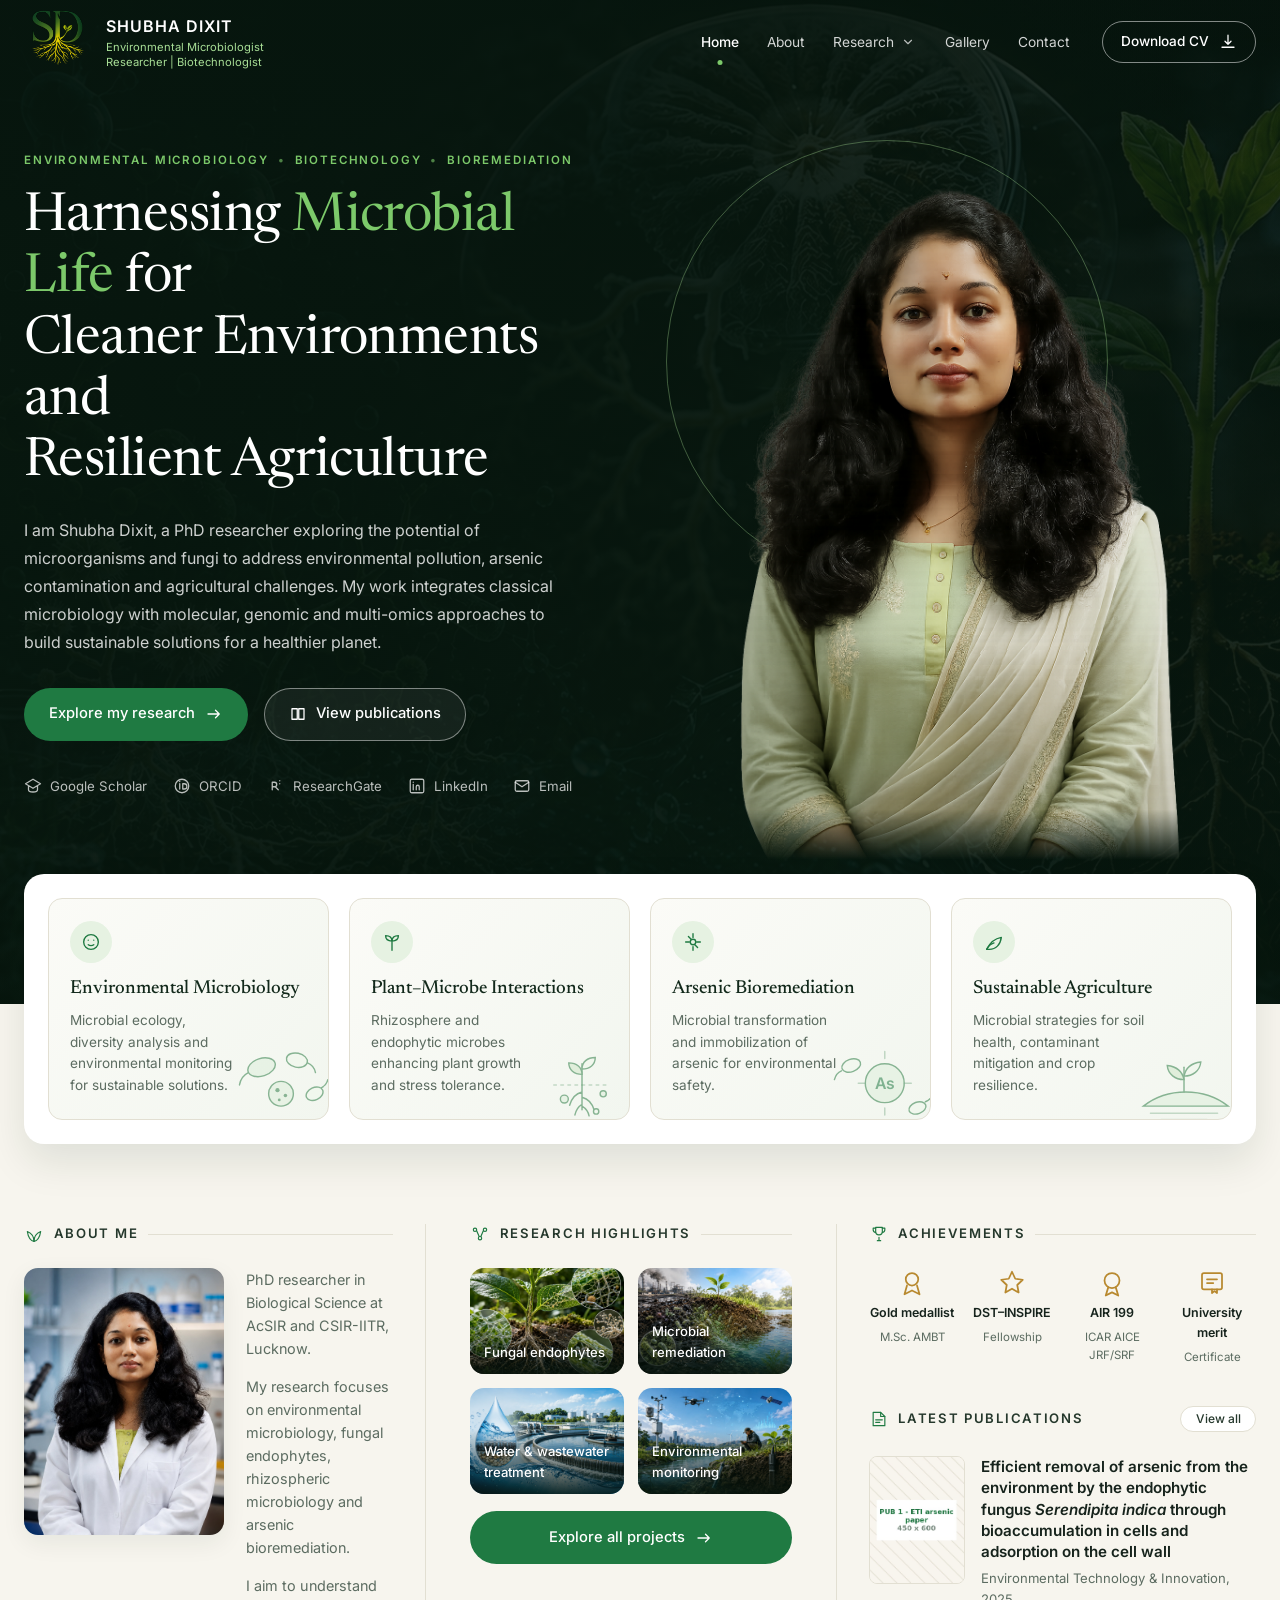
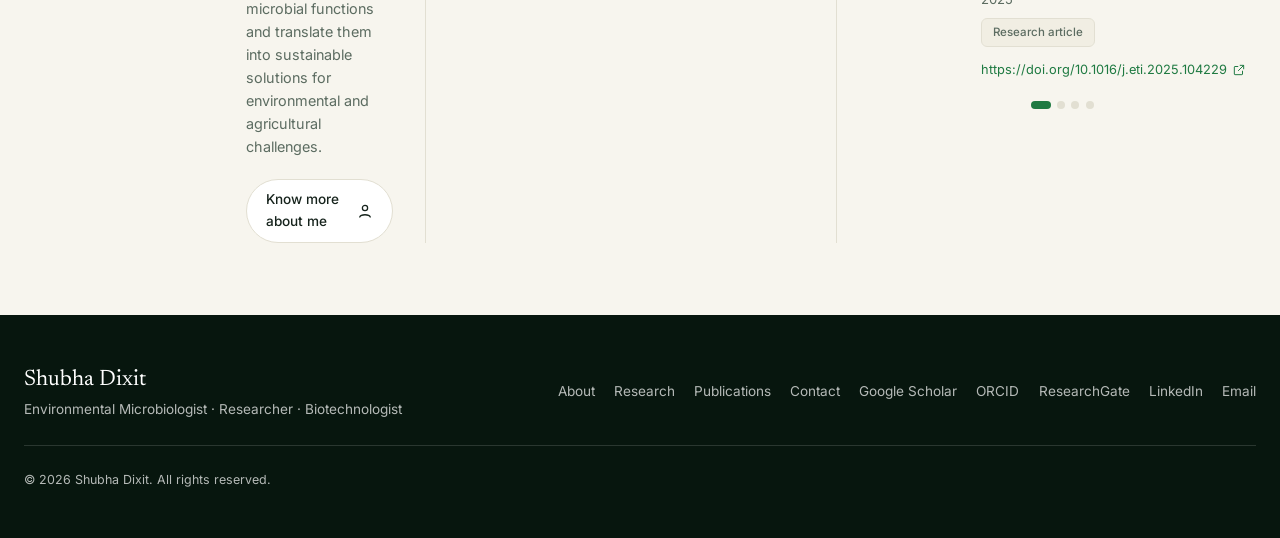
<file: index.html>
<!DOCTYPE html>
<html lang="en">
<head>
<meta charset="utf-8">
<meta name="viewport" content="width=device-width, initial-scale=1">
<title>Shubha Dixit &mdash; Environmental Microbiologist | Researcher | Biotechnologist</title>
<meta name="description" content="Shubha Dixit, PhD researcher in environmental microbiology and biotechnology: plant-microbe interactions, fungal endophytes, rhizospheric microbiology and arsenic bioremediation.">
<meta name="author" content="Shubha Dixit">
<meta property="og:type" content="website">
<meta property="og:title" content="Shubha Dixit &mdash; Environmental Microbiologist | Researcher | Biotechnologist">
<meta property="og:description" content="Shubha Dixit, PhD researcher in environmental microbiology and biotechnology: plant-microbe interactions, fungal endophytes, rhizospheric microbiology and arsenic bioremediation.">
<meta property="og:image" content="assets/img/og-cover.jpg">
<link rel="icon" href="assets/img/favicon.png" type="image/png">
<link rel="preconnect" href="https://fonts.googleapis.com">
<link rel="preconnect" href="https://fonts.gstatic.com" crossorigin>
<link href="https://fonts.googleapis.com/css2?family=Newsreader:ital,opsz,wght@0,6..72,300;0,6..72,400;0,6..72,500;1,6..72,300&family=Inter:wght@300;400;500;600;700&display=swap" rel="stylesheet">
<link rel="stylesheet" href="assets/css/style.css">
</head>

<body>
<a class="skip-link" href="#main">Skip to content</a>

<header class="site-header" id="siteHeader">
  <div class="shell nav-shell">

    <a class="brand" href="index.html">
      <span class="brand-mark">
        <img src="assets/img/logo.png" alt="">
      </span>
      <span class="brand-text">
        <strong>SHUBHA DIXIT</strong>
        <em>Environmental Microbiologist</em>
        <em>Researcher | Biotechnologist</em>
      </span>
    </a>

    <nav class="nav" id="primaryNav" aria-label="Main">
      <ul>
        <li><a href="index.html" class="is-current" aria-current="page">Home</a></li>
        <li><a href="about.html">About</a></li>
        <li class="has-sub">
          <a href="research.html">Research</a>
          <button class="sub-toggle" type="button" aria-expanded="false" aria-label="Show research pages">
            <svg viewBox="0 0 24 24" aria-hidden="true"><path d="m6 9 6 6 6-6"/></svg>
          </button>
          <ul class="subnav">
            <li><a href="research.html">Research overview</a></li>
            <li><a href="projects.html">Projects</a></li>
            <li><a href="publications.html">Publications</a></li>
            <li><a href="experience.html">Experience</a></li>
            <li><a href="conferences.html">Conferences</a></li>
          </ul>
        </li>
        <li><a href="gallery.html">Gallery</a></li>
        <li><a href="contact.html">Contact</a></li>
      </ul>
    </nav>

    <a class="btn btn-outline btn-cv" href="assets/cv/Shubha_Dixit_CV.pdf" download>
      Download CV
      <svg class="ico" viewBox="0 0 24 24" aria-hidden="true"><path d="M12 3v12m0 0 4-4m-4 4-4-4M4 19h16"/></svg>
    </a>

    <button class="nav-toggle" id="navToggle" aria-label="Open menu" aria-expanded="false" aria-controls="primaryNav">
      <span></span><span></span><span></span>
    </button>

  </div>
</header>

<main id="main">

<section class="hero" id="home">
  <div class="hero-bg" aria-hidden="true"></div>
  <div class="hero-veil" aria-hidden="true"></div>

  <div class="shell hero-shell">

    <div class="hero-copy reveal">
      <p class="eyebrow">Environmental Microbiology <span>&bull;</span> Biotechnology <span>&bull;</span> Bioremediation</p>

      <h1 class="hero-title">
        Harnessing <em>Microbial Life</em> for<br>
        Cleaner Environments and<br>
        Resilient Agriculture
      </h1>

      <p class="hero-lead">
        I am Shubha Dixit, a PhD researcher exploring the potential of microorganisms
        and fungi to address environmental pollution, arsenic contamination and
        agricultural challenges. My work integrates classical microbiology with
        molecular, genomic and multi-omics approaches to build sustainable
        solutions for a healthier planet.
      </p>

      <div class="hero-actions">
        <a class="btn btn-solid" href="research.html">Explore my research <svg class="ico" viewBox="0 0 24 24" aria-hidden="true"><path d="M4 12h15m0 0-5-5m5 5-5 5"/></svg></a>
        <a class="btn btn-ghost" href="publications.html">
          <svg class="ico" viewBox="0 0 24 24" aria-hidden="true"><path d="M4 5h7v14H4zm9 0h7v14h-7z"/></svg>
          View publications
        </a>
      </div>

      <ul class="hero-links">
        <li><a href="https://scholar.google.com/citations?user=-epYhrEAAAAJ&amp;hl=en" target="_blank" rel="noopener">
          <svg class="ico" viewBox="0 0 24 24" aria-hidden="true"><path d="M12 3 2 9l10 6 10-6-10-6Zm-6 9v5c0 1.7 2.7 3 6 3s6-1.3 6-3v-5"/></svg>
          Google Scholar</a></li>
        <li><a href="https://orcid.org/0009-0008-8177-6797" target="_blank" rel="noopener">
          <svg class="ico" viewBox="0 0 24 24" aria-hidden="true"><circle cx="12" cy="12" r="9"/><path d="M9 9v7m0-10v.01M13 9h2a3.5 3.5 0 0 1 0 7h-2z"/></svg>
          ORCID</a></li>
        <li><a href="https://www.researchgate.net/profile/Shubha-Dixit-2" target="_blank" rel="noopener">
          <svg class="ico" viewBox="0 0 24 24" aria-hidden="true"><path d="M7 17V7h3a3 3 0 0 1 0 6H7m4 0 4 4M17 5h.01M17 9h.01"/></svg>
          ResearchGate</a></li>
        <li><a href="https://www.linkedin.com/in/shubha-dixit-377602171" target="_blank" rel="noopener">
          <svg class="ico" viewBox="0 0 24 24" aria-hidden="true"><rect x="3" y="3" width="18" height="18" rx="2"/><path d="M7 10v7m0-10v.01M11 17v-4a2 2 0 0 1 4 0v4"/></svg>
          LinkedIn</a></li>
        <li><a href="mailto:shubha.dixit.9@gmail.com"><svg class="ico" viewBox="0 0 24 24" aria-hidden="true"><rect x="3" y="5" width="18" height="14" rx="2"/><path d="m3 7 9 6 9-6"/></svg> Email</a></li>
      </ul>
    </div>

    <div class="hero-figure reveal">
      <span class="hero-arc" aria-hidden="true"></span>
      <img class="hero-image" src="assets/img/hero-image.png" alt="Shubha Dixit, with imagery of fungal hyphae, plant roots and water">
    </div>

  </div>
</section>

<section class="focus" aria-label="Areas of focus">
  <div class="shell focus-grid">

    <article class="focus-card reveal">
      <span class="focus-icon">
        <svg viewBox="0 0 24 24" aria-hidden="true"><circle cx="12" cy="12" r="8"/><path d="M9 10h.01M15 10h.01M9 15c1.5 1.2 4.5 1.2 6 0"/></svg>
      </span>
      <h3>Environmental Microbiology</h3>
      <p>Microbial ecology, diversity analysis and environmental monitoring for sustainable solutions.</p>
      <svg class="focus-art" viewBox="0 0 120 100" aria-hidden="true" focusable="false">
        <g fill="none" stroke="#2E7D46" stroke-width="1.6" stroke-linecap="round">
          <ellipse cx="38" cy="32" rx="16" ry="10" transform="rotate(-18 38 32)" fill="#DCEEDA"/>
          <path d="M23 38c-6 3-9 8-10 14"/>
          <ellipse cx="78" cy="24" rx="12" ry="8" transform="rotate(12 78 24)" fill="#EFF7EC"/>
          <path d="M90 27c5 2 8 6 9 11"/>
          <circle cx="60" cy="62" r="14" fill="#DCEEDA"/>
          <circle cx="56" cy="58" r="2.4" fill="#2E7D46" stroke="none"/>
          <circle cx="65" cy="64" r="2" fill="#2E7D46" stroke="none"/>
          <circle cx="58" cy="69" r="1.6" fill="#2E7D46" stroke="none"/>
          <ellipse cx="98" cy="62" rx="10" ry="7" transform="rotate(-25 98 62)" fill="#EFF7EC"/>
          <path d="M106 55c4-2 6-5 7-9"/>
        </g>
      </svg>
    </article>

    <article class="focus-card reveal">
      <span class="focus-icon">
        <svg viewBox="0 0 24 24" aria-hidden="true"><path d="M12 21V11m0 0C12 7 9 5 5 5c0 4 3 6 7 6Zm0 0c0-4 3-6 7-6 0 4-3 6-7 6Z"/></svg>
      </span>
      <h3>Plant&ndash;Microbe Interactions</h3>
      <p>Rhizosphere and endophytic microbes enhancing plant growth and stress tolerance.</p>
      <svg class="focus-art" viewBox="0 0 120 100" aria-hidden="true" focusable="false">
        <g fill="none" stroke="#2E7D46" stroke-width="1.6" stroke-linecap="round">
          <path d="M28 52h64" stroke-dasharray="3 5" opacity=".45"/>
          <path d="M60 52V28"/>
          <path d="M60 40c0-8-6-13-15-13 0 8 6 13 15 13Z" fill="#CFE7C8"/>
          <path d="M60 34c0-8 6-13 15-13 0 8-6 13-15 13Z" fill="#EFF7EC"/>
          <path d="M60 52v28M60 60c-8 2-12 8-14 15M60 66c8 2 12 8 14 15M60 74c-5 3-7 7-8 12M60 76c5 3 7 6 8 11"/>
          <circle cx="40" cy="68" r="4.5" fill="#DCEEDA"/>
          <circle cx="84" cy="62" r="3.5" fill="#DCEEDA"/>
          <circle cx="76" cy="82" r="3" fill="#EFF7EC"/>
        </g>
      </svg>
    </article>

    <article class="focus-card reveal">
      <span class="focus-icon">
        <svg viewBox="0 0 24 24" aria-hidden="true"><path d="M12 3v4m0 14v-4M7 6l3 3m7 9-3-3M4 12h4m12 0h-4"/><circle cx="12" cy="12" r="3"/></svg>
      </span>
      <h3>Arsenic Bioremediation</h3>
      <p>Microbial transformation and immobilization of arsenic for environmental safety.</p>
      <svg class="focus-art" viewBox="0 0 120 100" aria-hidden="true" focusable="false">
        <g fill="none" stroke="#2E7D46" stroke-width="1.6" stroke-linecap="round">
          <circle cx="62" cy="50" r="22" fill="#DCEEDA"/>
          <text x="62" y="57" text-anchor="middle" font-family="Inter, system-ui, sans-serif" font-size="18" font-weight="600" fill="#1F7A42" stroke="none">As</text>
          <ellipse cx="24" cy="30" rx="11" ry="7" transform="rotate(-20 24 30)" fill="#EFF7EC"/>
          <path d="M13 36c-5 2-7 6-8 10"/>
          <ellipse cx="99" cy="78" rx="10" ry="6.5" transform="rotate(-20 99 78)" fill="#EFF7EC"/>
          <path d="M108 71c5-2 8-6 9-11"/>
          <path d="M62 22v-8M84 50h8M62 78v8M40 50h-8" opacity=".5"/>
        </g>
      </svg>
    </article>

    <article class="focus-card reveal">
      <span class="focus-icon">
        <svg viewBox="0 0 24 24" aria-hidden="true"><path d="M4 20c4-8 10-12 16-13-1 8-6 13-13 13H4Z"/><path d="M4 20c2-4 5-6 8-7"/></svg>
      </span>
      <h3>Sustainable Agriculture</h3>
      <p>Microbial strategies for soil health, contaminant mitigation and crop resilience.</p>
      <svg class="focus-art" viewBox="0 0 120 100" aria-hidden="true" focusable="false">
        <g fill="none" stroke="#2E7D46" stroke-width="1.6" stroke-linecap="round">
          <path d="M14 76c14-11 30-16 48-16s34 5 48 16Z" fill="#DCEEDA"/>
          <path d="M60 60V32"/>
          <path d="M60 46c-2-10-10-15-19-16 1 10 9 16 19 16Z" fill="#CFE7C8"/>
          <path d="M60 42c2-10 10-15 19-16-1 10-9 16-19 16Z" fill="#EFF7EC"/>
          <path d="M22 84h76" opacity=".45"/>
          <path d="M34 91h52" opacity=".28"/>
        </g>
      </svg>
    </article>

  </div>
</section>

<section class="band">
  <div class="shell band-grid">

    <div class="band-col reveal">
      <h2 class="rule-heading">
        <svg class="rule-ico" viewBox="0 0 24 24" aria-hidden="true"><path d="M12 21c0-6 3-10 8-12-1 7-4 11-8 12Z"/><path d="M12 21c-4-1-7-5-8-12 5 2 8 6 8 12Z"/></svg>
        About me
      </h2>

      <div class="about-inner">
        <figure class="about-photo">
          <img src="assets/img/about-portrait.jpg" alt="Shubha Dixit working at a microscope in the laboratory">
        </figure>

        <div class="about-text">
          <p>PhD researcher in Biological Science at AcSIR and CSIR-IITR, Lucknow.</p>
          <p>My research focuses on environmental microbiology, fungal endophytes, rhizospheric microbiology and arsenic bioremediation.</p>
          <p>I aim to understand microbial functions and translate them into sustainable solutions for environmental and agricultural challenges.</p>
          <a class="btn btn-line" href="about.html">
            Know more about me
            <svg class="ico" viewBox="0 0 24 24" aria-hidden="true"><circle cx="12" cy="8" r="3.5"/><path d="M5 20c1.5-4 12.5-4 14 0"/></svg>
          </a>
        </div>
      </div>
    </div>

    <div class="band-col band-col-mid reveal">
      <h2 class="rule-heading">
        <svg class="rule-ico" viewBox="0 0 24 24" aria-hidden="true"><circle cx="6" cy="7" r="2"/><circle cx="18" cy="7" r="2"/><circle cx="12" cy="17" r="2"/><path d="M8 8l3 7m5-7-3 7"/></svg>
        Research highlights
      </h2>

      <div class="tile-grid">
        <a class="tile" href="research.html">
          <img src="assets/img/highlight-fungal-endophytes.jpg" alt="Fungal endophyte hyphae under magnification">
          <span>Fungal endophytes</span>
        </a>
        <a class="tile" href="research.html">
          <img src="assets/img/highlight-microbial-remediation.jpg" alt="Bacterial cells involved in remediation">
          <span>Microbial remediation</span>
        </a>
        <a class="tile" href="research.html">
          <img src="assets/img/highlight-water-treatment.jpg" alt="Water samples in test tubes">
          <span>Water &amp; wastewater treatment</span>
        </a>
        <a class="tile" href="research.html">
          <img src="assets/img/highlight-monitoring.jpg" alt="Fungal colonies growing on a culture plate">
          <span>Environmental monitoring</span>
        </a>
      </div>

      <a class="btn btn-solid btn-wide" href="projects.html">Explore all projects <svg class="ico" viewBox="0 0 24 24" aria-hidden="true"><path d="M4 12h15m0 0-5-5m5 5-5 5"/></svg></a>
    </div>

    <div class="band-col reveal">
      <h2 class="rule-heading">
        <svg class="rule-ico" viewBox="0 0 24 24" aria-hidden="true"><path d="M8 4h8v5a4 4 0 0 1-8 0z"/><path d="M8 5H5v2a3 3 0 0 0 3 3m8-5h3v2a3 3 0 0 1-3 3M10 20h4m-2-4v4"/></svg>
        Achievements
      </h2>

      <ul class="badge-row">
        <li>
          <svg class="badge-ico" viewBox="0 0 24 24" aria-hidden="true"><circle cx="12" cy="9" r="5"/><path d="m8 14-2 7 6-3 6 3-2-7"/></svg>
          <strong>Gold medallist</strong><span>M.Sc. AMBT</span>
        </li>
        <li>
          <svg class="badge-ico" viewBox="0 0 24 24" aria-hidden="true"><path d="m12 3 2.6 5.6 6 .8-4.4 4.2 1.1 6-5.3-3-5.3 3 1.1-6L3.4 9.4l6-.8z"/></svg>
          <strong>DST&ndash;INSPIRE</strong><span>Fellowship</span>
        </li>
        <li>
          <svg class="badge-ico" viewBox="0 0 24 24" aria-hidden="true"><circle cx="12" cy="10" r="6"/><path d="M9 15.5 7 22l5-2.5L17 22l-2-6.5"/></svg>
          <strong>AIR 199</strong><span>ICAR AICE JRF/SRF</span>
        </li>
        <li>
          <svg class="badge-ico" viewBox="0 0 24 24" aria-hidden="true"><rect x="4" y="4" width="16" height="13" rx="1.5"/><path d="M8 9h8M8 12h5m-1 5v3l2-1.5L16 20v-3"/></svg>
          <strong>University merit</strong><span>Certificate</span>
        </li>
      </ul>

      <h2 class="rule-heading rule-heading-split">
        <span>
          <svg class="rule-ico" viewBox="0 0 24 24" aria-hidden="true"><path d="M5 4h9l5 5v11H5z"/><path d="M14 4v5h5M8 13h8m-8 3h5"/></svg>
          Latest publications
        </span>
        <a class="chip-link" href="publications.html">View all</a>
      </h2>

      <div class="pub-carousel" id="pubCarousel">
        <ul class="pub-track">
          <li class="pub-slide is-active">
            <img class="pub-thumb" src="assets/img/pub-arsenic-serendipita.jpg" alt="First page of the arsenic removal paper">
            <div class="pub-meta">
              <h3>Efficient removal of arsenic from the environment by the endophytic fungus <em>Serendipita indica</em> through bioaccumulation in cells and adsorption on the cell wall</h3>
              <p class="pub-source">Environmental Technology &amp; Innovation, 2025</p>
              <span class="tag">Research article</span>
              <a class="doi" href="https://doi.org/10.1016/j.eti.2025.104229" target="_blank" rel="noopener">https://doi.org/10.1016/j.eti.2025.104229 <svg class="ico" viewBox="0 0 24 24" aria-hidden="true"><path d="M14 4h6v6M20 4l-9 9M18 14v5a1 1 0 0 1-1 1H5a1 1 0 0 1-1-1V7a1 1 0 0 1 1-1h5"/></svg></a>
            </div>
          </li>
          <li class="pub-slide">
            <img class="pub-thumb" src="assets/img/pub-microplastics.jpg" alt="Cover of the microplastics book chapter">
            <div class="pub-meta">
              <h3>Microbes&rsquo; and microplastics&rsquo; interactions in freshwater ecosystems: fate and implications for environmental health</h3>
              <p class="pub-source">Springer Nature Singapore, 2025</p>
              <span class="tag">Book chapter</span>
              <a class="doi" href="https://doi.org/10.1007/978-981-95-0225-7_1" target="_blank" rel="noopener">https://doi.org/10.1007/978-981-95-0225-7_1 <svg class="ico" viewBox="0 0 24 24" aria-hidden="true"><path d="M14 4h6v6M20 4l-9 9M18 14v5a1 1 0 0 1-1 1H5a1 1 0 0 1-1-1V7a1 1 0 0 1 1-1h5"/></svg></a>
            </div>
          </li>
          <li class="pub-slide">
            <img class="pub-thumb" src="assets/img/pub-fungi-polymeric.jpg" alt="Cover of the fungal biodegradation chapter">
            <div class="pub-meta">
              <h3>Applications of fungi in biodegradation of polymeric waste and micropollutants</h3>
              <p class="pub-source">Fungi in Wastewater Treatment, Volume 2 &mdash; Springer Nature Switzerland, 2026</p>
              <span class="tag">Book chapter</span>
              <a class="doi" href="https://doi.org/10.1007/978-3-032-01955-4_5" target="_blank" rel="noopener">https://doi.org/10.1007/978-3-032-01955-4_5 <svg class="ico" viewBox="0 0 24 24" aria-hidden="true"><path d="M14 4h6v6M20 4l-9 9M18 14v5a1 1 0 0 1-1 1H5a1 1 0 0 1-1-1V7a1 1 0 0 1 1-1h5"/></svg></a>
            </div>
          </li>
          <li class="pub-slide">
            <img class="pub-thumb" src="assets/img/pub-fungi-radioactive.jpg" alt="Cover of the radioactive contaminants chapter">
            <div class="pub-meta">
              <h3>Applications of fungi in remediation of radioactive contaminants</h3>
              <p class="pub-source">Fungi in Wastewater Treatment, Volume 2 &mdash; Springer Nature Switzerland, 2026</p>
              <span class="tag">Book chapter</span>
              <a class="doi" href="https://doi.org/10.1007/978-3-032-01955-4_10" target="_blank" rel="noopener">https://doi.org/10.1007/978-3-032-01955-4_10 <svg class="ico" viewBox="0 0 24 24" aria-hidden="true"><path d="M14 4h6v6M20 4l-9 9M18 14v5a1 1 0 0 1-1 1H5a1 1 0 0 1-1-1V7a1 1 0 0 1 1-1h5"/></svg></a>
            </div>
          </li>
        </ul>

        <div class="pub-dots" role="tablist" aria-label="Latest publications">
          <button role="tab" aria-selected="true" aria-label="Publication 1" class="is-active"></button>
          <button role="tab" aria-selected="false" aria-label="Publication 2"></button>
          <button role="tab" aria-selected="false" aria-label="Publication 3"></button>
          <button role="tab" aria-selected="false" aria-label="Publication 4"></button>
        </div>
      </div>
    </div>

  </div>
</section>

</main>

<footer class="site-footer">
  <div class="shell footer-grid">
    <div>
      <p class="footer-name">Shubha Dixit</p>
      <p class="footer-role">Environmental Microbiologist &middot; Researcher &middot; Biotechnologist</p>
    </div>
    <ul class="footer-links">
      <li><a href="about.html">About</a></li>
      <li><a href="research.html">Research</a></li>
      <li><a href="publications.html">Publications</a></li>
      <li><a href="contact.html">Contact</a></li>
      <li><a href="https://scholar.google.com/citations?user=-epYhrEAAAAJ&amp;hl=en" target="_blank" rel="noopener">Google Scholar</a></li>
      <li><a href="https://orcid.org/0009-0008-8177-6797" target="_blank" rel="noopener">ORCID</a></li>
      <li><a href="https://www.researchgate.net/profile/Shubha-Dixit-2" target="_blank" rel="noopener">ResearchGate</a></li>
      <li><a href="https://www.linkedin.com/in/shubha-dixit-377602171" target="_blank" rel="noopener">LinkedIn</a></li>
      <li><a href="mailto:shubha.dixit.9@gmail.com">Email</a></li>
    </ul>
    <p class="footer-copy">&copy; <span id="year">2026</span> Shubha Dixit. All rights reserved.</p>
  </div>
</footer>

<script src="assets/js/main.js"></script>
</body>
</html>
</file>
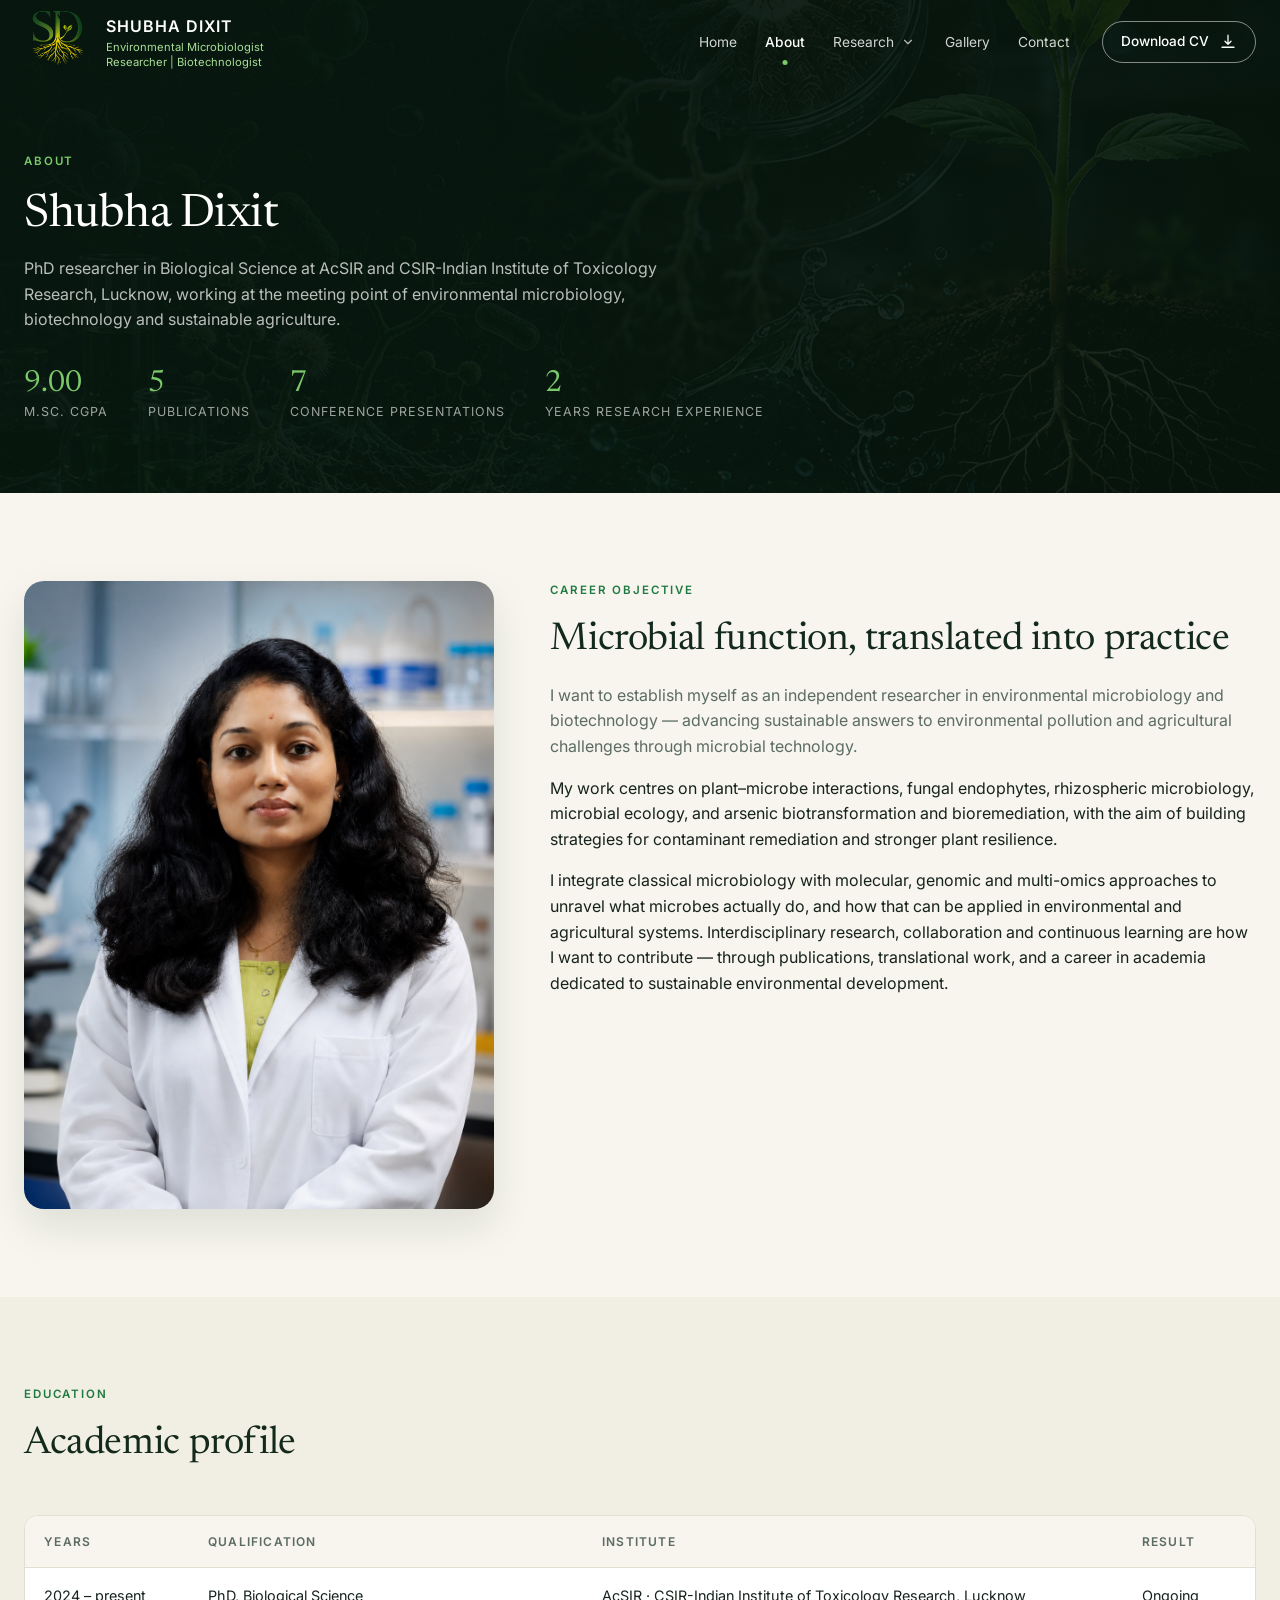
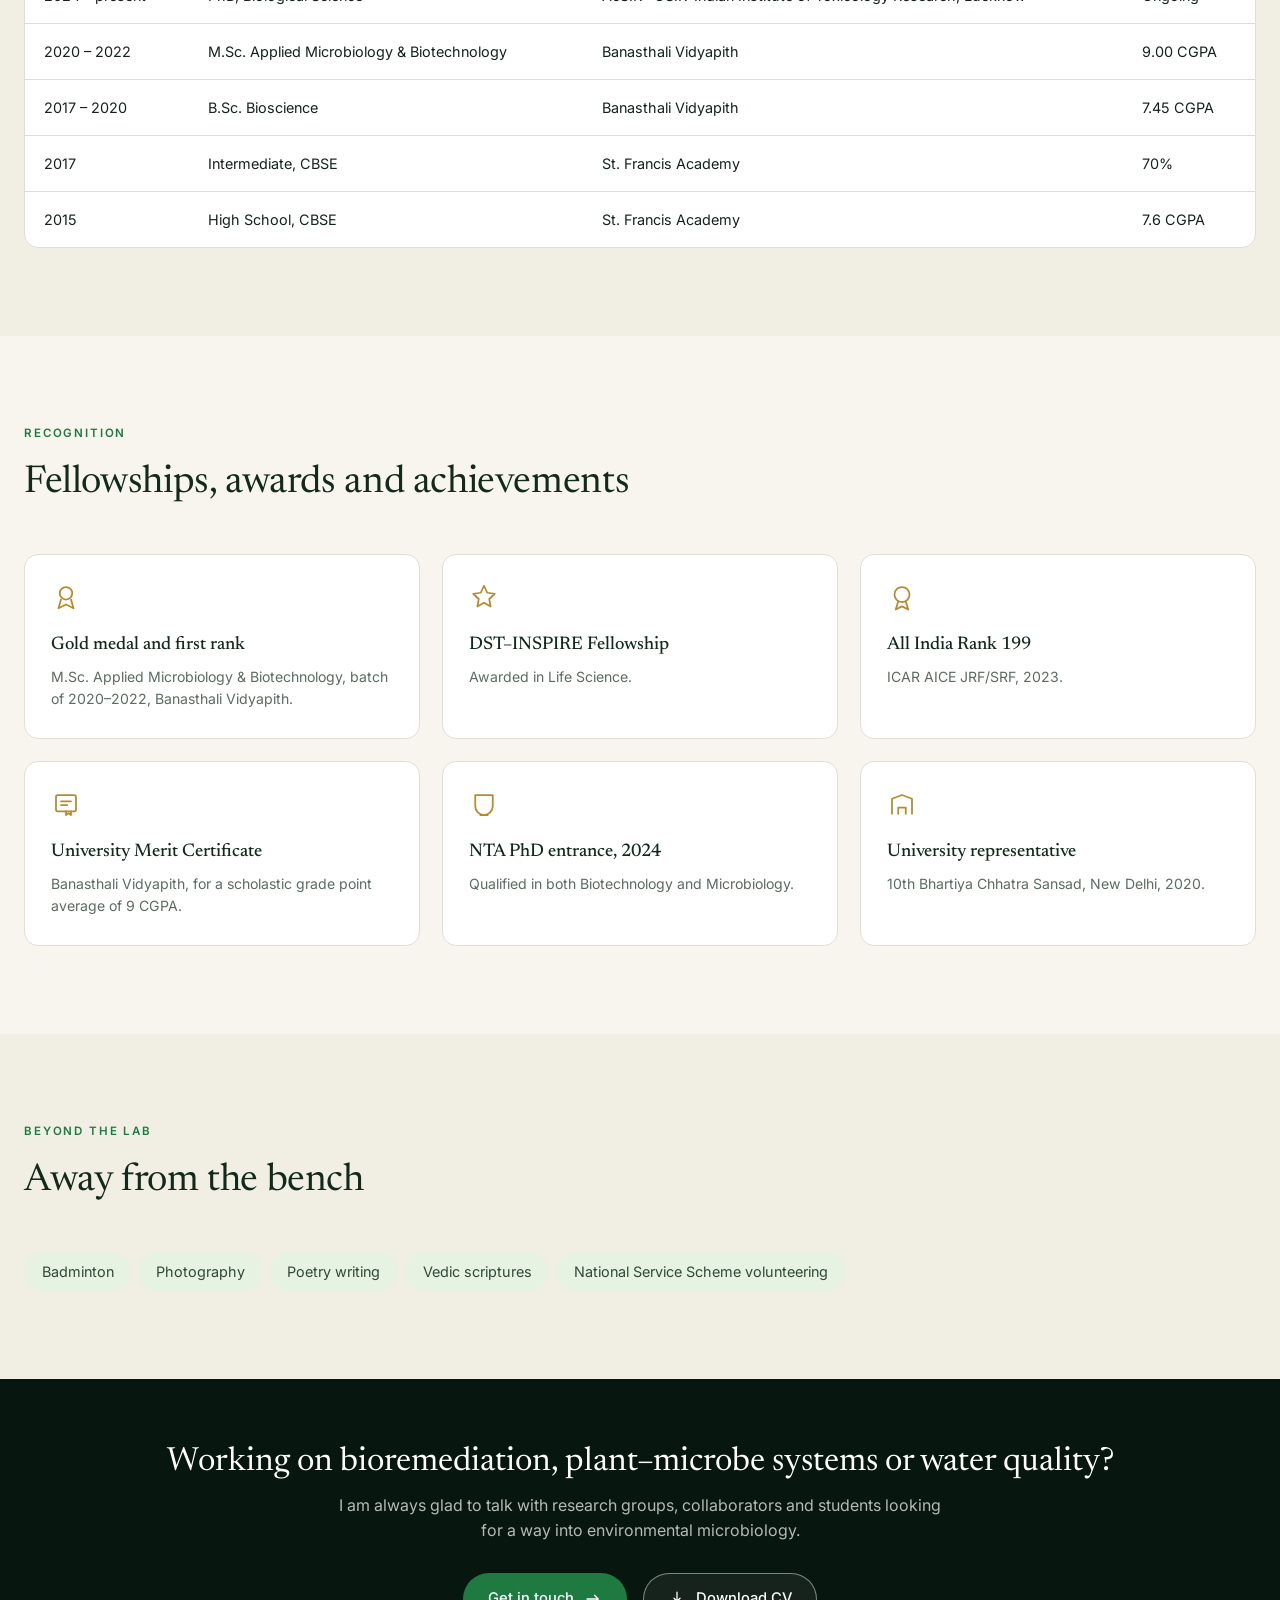
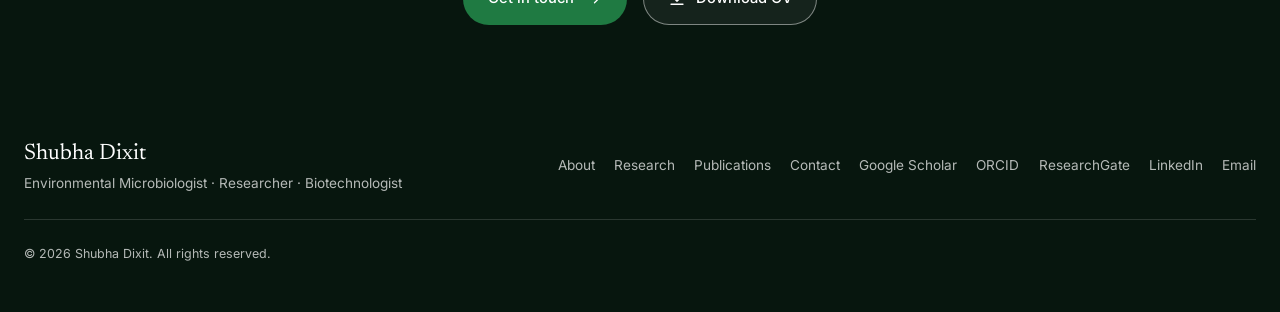
<file: about.html>
<!DOCTYPE html>
<html lang="en">
<head>
<meta charset="utf-8">
<meta name="viewport" content="width=device-width, initial-scale=1">
<title>About &mdash; Shubha Dixit</title>
<meta name="description" content="Career objective, academic profile, fellowships and awards of Shubha Dixit, PhD researcher at AcSIR and CSIR-IITR Lucknow.">
<meta name="author" content="Shubha Dixit">
<meta property="og:type" content="website">
<meta property="og:title" content="About &mdash; Shubha Dixit">
<meta property="og:description" content="Career objective, academic profile, fellowships and awards of Shubha Dixit, PhD researcher at AcSIR and CSIR-IITR Lucknow.">
<meta property="og:image" content="assets/img/og-cover.jpg">
<link rel="icon" href="assets/img/favicon.png" type="image/png">
<link rel="preconnect" href="https://fonts.googleapis.com">
<link rel="preconnect" href="https://fonts.gstatic.com" crossorigin>
<link href="https://fonts.googleapis.com/css2?family=Newsreader:ital,opsz,wght@0,6..72,300;0,6..72,400;0,6..72,500;1,6..72,300&family=Inter:wght@300;400;500;600;700&display=swap" rel="stylesheet">
<link rel="stylesheet" href="assets/css/style.css">
</head>

<body>
<a class="skip-link" href="#main">Skip to content</a>

<header class="site-header" id="siteHeader">
  <div class="shell nav-shell">

    <a class="brand" href="index.html">
      <span class="brand-mark">
        <img src="assets/img/logo.png" alt="">
      </span>
      <span class="brand-text">
        <strong>SHUBHA DIXIT</strong>
        <em>Environmental Microbiologist</em>
        <em>Researcher | Biotechnologist</em>
      </span>
    </a>

    <nav class="nav" id="primaryNav" aria-label="Main">
      <ul>
        <li><a href="index.html">Home</a></li>
        <li><a href="about.html" class="is-current" aria-current="page">About</a></li>
        <li class="has-sub">
          <a href="research.html">Research</a>
          <button class="sub-toggle" type="button" aria-expanded="false" aria-label="Show research pages">
            <svg viewBox="0 0 24 24" aria-hidden="true"><path d="m6 9 6 6 6-6"/></svg>
          </button>
          <ul class="subnav">
            <li><a href="research.html">Research overview</a></li>
            <li><a href="projects.html">Projects</a></li>
            <li><a href="publications.html">Publications</a></li>
            <li><a href="experience.html">Experience</a></li>
            <li><a href="conferences.html">Conferences</a></li>
          </ul>
        </li>
        <li><a href="gallery.html">Gallery</a></li>
        <li><a href="contact.html">Contact</a></li>
      </ul>
    </nav>

    <a class="btn btn-outline btn-cv" href="assets/cv/Shubha_Dixit_CV.pdf" download>
      Download CV
      <svg class="ico" viewBox="0 0 24 24" aria-hidden="true"><path d="M12 3v12m0 0 4-4m-4 4-4-4M4 19h16"/></svg>
    </a>

    <button class="nav-toggle" id="navToggle" aria-label="Open menu" aria-expanded="false" aria-controls="primaryNav">
      <span></span><span></span><span></span>
    </button>

  </div>
</header>

<main id="main">

<section class="page-head">
  <div class="shell">
    <p class="eyebrow">About</p>
    <h1 class="page-title">Shubha Dixit</h1>
    <p class="page-lead">PhD researcher in Biological Science at AcSIR and CSIR-Indian Institute of Toxicology Research, Lucknow, working at the meeting point of environmental microbiology, biotechnology and sustainable agriculture.</p>
    <div class="page-stats">
      <div><strong>9.00</strong> M.Sc. CGPA</div>
      <div><strong>5</strong> Publications</div>
      <div><strong>7</strong> Conference presentations</div>
      <div><strong>2</strong> Years research experience</div>
    </div>
  </div>
</section>

<section class="section">
  <div class="shell">
    <div class="split-grid">
      <figure class="portrait-card reveal">
        <img src="assets/img/about-portrait.jpg" alt="Shubha Dixit at the microscope">
      </figure>

      <div class="reveal">
        <p class="eyebrow eyebrow-dark">Career objective</p>
        <h2 class="section-title">Microbial function, translated into practice</h2>
        <p class="section-lead">
          I want to establish myself as an independent researcher in environmental
          microbiology and biotechnology &mdash; advancing sustainable answers to
          environmental pollution and agricultural challenges through microbial technology.
        </p>
        <p>
          My work centres on plant&ndash;microbe interactions, fungal endophytes,
          rhizospheric microbiology, microbial ecology, and arsenic biotransformation and
          bioremediation, with the aim of building strategies for contaminant remediation
          and stronger plant resilience.
        </p>
        <p>
          I integrate classical microbiology with molecular, genomic and multi-omics
          approaches to unravel what microbes actually do, and how that can be applied in
          environmental and agricultural systems. Interdisciplinary research,
          collaboration and continuous learning are how I want to contribute &mdash;
          through publications, translational work, and a career in academia dedicated to
          sustainable environmental development.
        </p>
      </div>
    </div>
  </div>
</section>

<section class="section section-tint">
  <div class="shell">
    <header class="section-head reveal">
      <p class="eyebrow eyebrow-dark">Education</p>
      <h2 class="section-title">Academic profile</h2>
    </header>

    <div class="table-wrap reveal">
      <table class="data-table">
        <thead>
          <tr><th>Years</th><th>Qualification</th><th>Institute</th><th>Result</th></tr>
        </thead>
        <tbody>
          <tr><td>2024 &ndash; present</td><td>PhD, Biological Science</td><td>AcSIR &middot; CSIR-Indian Institute of Toxicology Research, Lucknow</td><td>Ongoing</td></tr>
          <tr><td>2020 &ndash; 2022</td><td>M.Sc. Applied Microbiology &amp; Biotechnology</td><td>Banasthali Vidyapith</td><td>9.00 CGPA</td></tr>
          <tr><td>2017 &ndash; 2020</td><td>B.Sc. Bioscience</td><td>Banasthali Vidyapith</td><td>7.45 CGPA</td></tr>
          <tr><td>2017</td><td>Intermediate, CBSE</td><td>St. Francis Academy</td><td>70%</td></tr>
          <tr><td>2015</td><td>High School, CBSE</td><td>St. Francis Academy</td><td>7.6 CGPA</td></tr>
        </tbody>
      </table>
    </div>
  </div>
</section>

<section class="section">
  <div class="shell">
    <header class="section-head reveal">
      <p class="eyebrow eyebrow-dark">Recognition</p>
      <h2 class="section-title">Fellowships, awards and achievements</h2>
    </header>

    <div class="award-grid">
      <article class="award reveal">
        <svg class="badge-ico" viewBox="0 0 24 24" aria-hidden="true"><circle cx="12" cy="9" r="5"/><path d="m8 14-2 7 6-3 6 3-2-7"/></svg>
        <h3>Gold medal and first rank</h3>
        <p>M.Sc. Applied Microbiology &amp; Biotechnology, batch of 2020&ndash;2022, Banasthali Vidyapith.</p>
      </article>
      <article class="award reveal">
        <svg class="badge-ico" viewBox="0 0 24 24" aria-hidden="true"><path d="m12 3 2.6 5.6 6 .8-4.4 4.2 1.1 6-5.3-3-5.3 3 1.1-6L3.4 9.4l6-.8z"/></svg>
        <h3>DST&ndash;INSPIRE Fellowship</h3>
        <p>Awarded in Life Science.</p>
      </article>
      <article class="award reveal">
        <svg class="badge-ico" viewBox="0 0 24 24" aria-hidden="true"><circle cx="12" cy="10" r="6"/><path d="M9 15.5 7 22l5-2.5L17 22l-2-6.5"/></svg>
        <h3>All India Rank 199</h3>
        <p>ICAR AICE JRF/SRF, 2023.</p>
      </article>
      <article class="award reveal">
        <svg class="badge-ico" viewBox="0 0 24 24" aria-hidden="true"><rect x="4" y="4" width="16" height="13" rx="1.5"/><path d="M8 9h8M8 12h5m-1 5v3l2-1.5L16 20v-3"/></svg>
        <h3>University Merit Certificate</h3>
        <p>Banasthali Vidyapith, for a scholastic grade point average of 9 CGPA.</p>
      </article>
      <article class="award reveal">
        <svg class="badge-ico" viewBox="0 0 24 24" aria-hidden="true"><path d="M5 4h14v9a7 7 0 0 1-14 0z"/><path d="M9 20h6"/></svg>
        <h3>NTA PhD entrance, 2024</h3>
        <p>Qualified in both Biotechnology and Microbiology.</p>
      </article>
      <article class="award reveal">
        <svg class="badge-ico" viewBox="0 0 24 24" aria-hidden="true"><path d="M4 19V7l8-3 8 3v12"/><path d="M9 19v-5h6v5"/></svg>
        <h3>University representative</h3>
        <p>10th Bhartiya Chhatra Sansad, New Delhi, 2020.</p>
      </article>
    </div>
  </div>
</section>

<section class="section section-tint">
  <div class="shell">
    <header class="section-head reveal">
      <p class="eyebrow eyebrow-dark">Beyond the lab</p>
      <h2 class="section-title">Away from the bench</h2>
    </header>
    <ul class="chip-list chip-list-lg reveal">
      <li>Badminton</li>
      <li>Photography</li>
      <li>Poetry writing</li>
      <li>Vedic scriptures</li>
      <li>National Service Scheme volunteering</li>
    </ul>
  </div>
</section>

<section class="cta">
  <div class="shell">
    <h2>Working on bioremediation, plant&ndash;microbe systems or water quality?</h2>
    <p>I am always glad to talk with research groups, collaborators and students looking for a way into environmental microbiology.</p>
    <div class="cta-actions">
      <a class="btn btn-solid" href="contact.html">Get in touch <svg class="ico" viewBox="0 0 24 24" aria-hidden="true"><path d="M4 12h15m0 0-5-5m5 5-5 5"/></svg></a>
      <a class="btn btn-ghost" href="assets/cv/Shubha_Dixit_CV.pdf" download><svg class="ico" viewBox="0 0 24 24" aria-hidden="true"><path d="M12 3v12m0 0 4-4m-4 4-4-4M4 19h16"/></svg> Download CV</a>
    </div>
  </div>
</section>

</main>

<footer class="site-footer">
  <div class="shell footer-grid">
    <div>
      <p class="footer-name">Shubha Dixit</p>
      <p class="footer-role">Environmental Microbiologist &middot; Researcher &middot; Biotechnologist</p>
    </div>
    <ul class="footer-links">
      <li><a href="about.html">About</a></li>
      <li><a href="research.html">Research</a></li>
      <li><a href="publications.html">Publications</a></li>
      <li><a href="contact.html">Contact</a></li>
      <li><a href="https://scholar.google.com/citations?user=-epYhrEAAAAJ&amp;hl=en" target="_blank" rel="noopener">Google Scholar</a></li>
      <li><a href="https://orcid.org/0009-0008-8177-6797" target="_blank" rel="noopener">ORCID</a></li>
      <li><a href="https://www.researchgate.net/profile/Shubha-Dixit-2" target="_blank" rel="noopener">ResearchGate</a></li>
      <li><a href="https://www.linkedin.com/in/shubha-dixit-377602171" target="_blank" rel="noopener">LinkedIn</a></li>
      <li><a href="mailto:shubha.dixit.9@gmail.com">Email</a></li>
    </ul>
    <p class="footer-copy">&copy; <span id="year">2026</span> Shubha Dixit. All rights reserved.</p>
  </div>
</footer>

<script src="assets/js/main.js"></script>
</body>
</html>
</file>
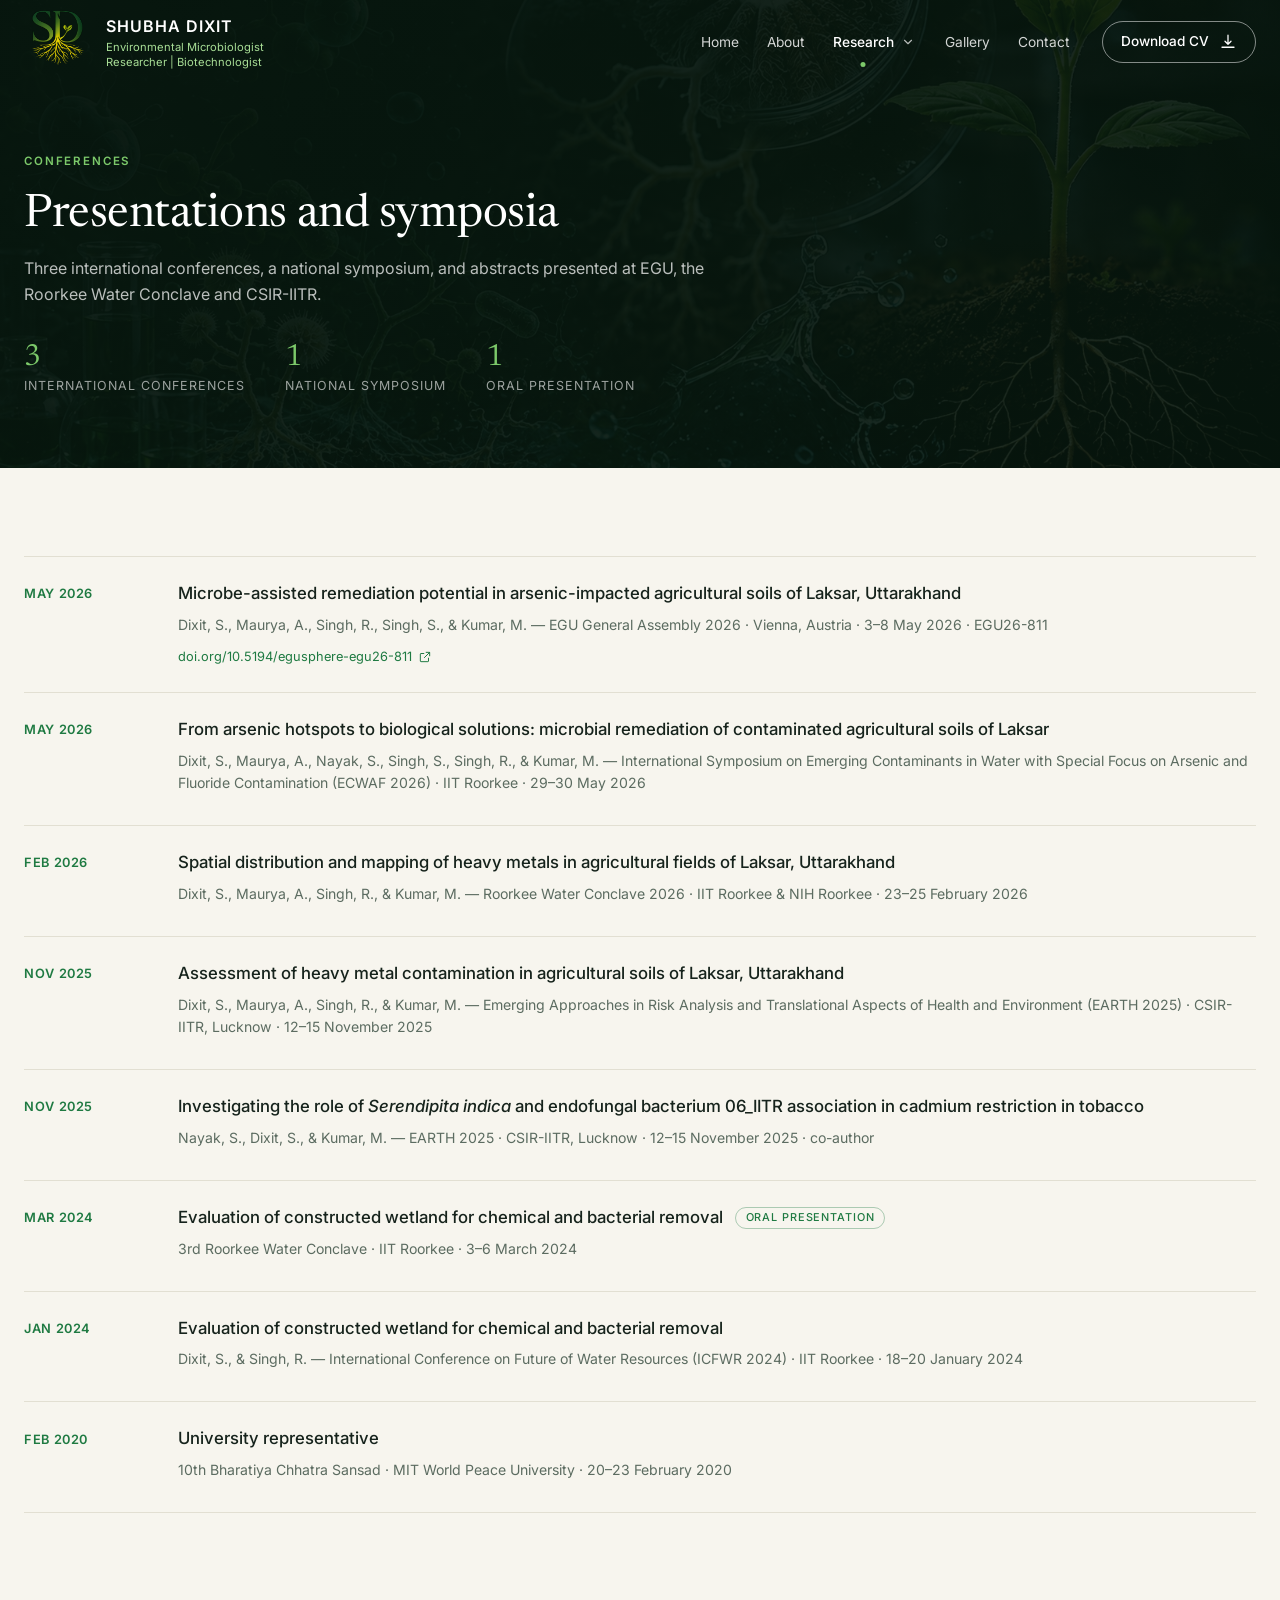
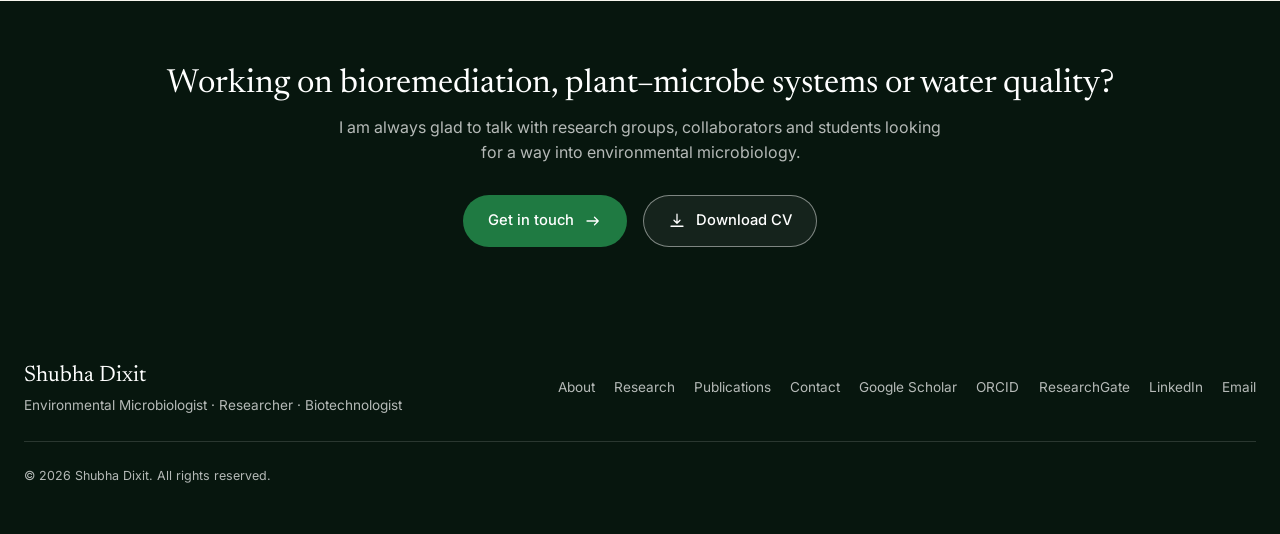
<file: conferences.html>
<!DOCTYPE html>
<html lang="en">
<head>
<meta charset="utf-8">
<meta name="viewport" content="width=device-width, initial-scale=1">
<title>Conferences &mdash; Shubha Dixit</title>
<meta name="description" content="Conference presentations and symposia including EGU General Assembly 2026 and the Roorkee Water Conclave.">
<meta name="author" content="Shubha Dixit">
<meta property="og:type" content="website">
<meta property="og:title" content="Conferences &mdash; Shubha Dixit">
<meta property="og:description" content="Conference presentations and symposia including EGU General Assembly 2026 and the Roorkee Water Conclave.">
<meta property="og:image" content="assets/img/og-cover.jpg">
<link rel="icon" href="assets/img/favicon.png" type="image/png">
<link rel="preconnect" href="https://fonts.googleapis.com">
<link rel="preconnect" href="https://fonts.gstatic.com" crossorigin>
<link href="https://fonts.googleapis.com/css2?family=Newsreader:ital,opsz,wght@0,6..72,300;0,6..72,400;0,6..72,500;1,6..72,300&family=Inter:wght@300;400;500;600;700&display=swap" rel="stylesheet">
<link rel="stylesheet" href="assets/css/style.css">
</head>

<body>
<a class="skip-link" href="#main">Skip to content</a>

<header class="site-header" id="siteHeader">
  <div class="shell nav-shell">

    <a class="brand" href="index.html">
      <span class="brand-mark">
        <img src="assets/img/logo.png" alt="">
      </span>
      <span class="brand-text">
        <strong>SHUBHA DIXIT</strong>
        <em>Environmental Microbiologist</em>
        <em>Researcher | Biotechnologist</em>
      </span>
    </a>

    <nav class="nav" id="primaryNav" aria-label="Main">
      <ul>
        <li><a href="index.html">Home</a></li>
        <li><a href="about.html">About</a></li>
        <li class="has-sub">
          <a href="research.html" class="is-current">Research</a>
          <button class="sub-toggle" type="button" aria-expanded="false" aria-label="Show research pages">
            <svg viewBox="0 0 24 24" aria-hidden="true"><path d="m6 9 6 6 6-6"/></svg>
          </button>
          <ul class="subnav">
            <li><a href="research.html">Research overview</a></li>
            <li><a href="projects.html">Projects</a></li>
            <li><a href="publications.html">Publications</a></li>
            <li><a href="experience.html">Experience</a></li>
            <li><a href="conferences.html" class="is-current" aria-current="page">Conferences</a></li>
          </ul>
        </li>
        <li><a href="gallery.html">Gallery</a></li>
        <li><a href="contact.html">Contact</a></li>
      </ul>
    </nav>

    <a class="btn btn-outline btn-cv" href="assets/cv/Shubha_Dixit_CV.pdf" download>
      Download CV
      <svg class="ico" viewBox="0 0 24 24" aria-hidden="true"><path d="M12 3v12m0 0 4-4m-4 4-4-4M4 19h16"/></svg>
    </a>

    <button class="nav-toggle" id="navToggle" aria-label="Open menu" aria-expanded="false" aria-controls="primaryNav">
      <span></span><span></span><span></span>
    </button>

  </div>
</header>

<main id="main">

<section class="page-head">
  <div class="shell">
    <p class="eyebrow">Conferences</p>
    <h1 class="page-title">Presentations and symposia</h1>
    <p class="page-lead">Three international conferences, a national symposium, and abstracts presented at EGU, the Roorkee Water Conclave and CSIR-IITR.</p>
    <div class="page-stats">
      <div><strong>3</strong> International conferences</div>
      <div><strong>1</strong> National symposium</div>
      <div><strong>1</strong> Oral presentation</div>
    </div>
  </div>
</section>

<section class="section">
  <div class="shell">
    <ul class="conf-list">

      <li class="conf reveal">
        <span class="conf-when">May 2026</span>
        <div>
          <h3>Microbe-assisted remediation potential in arsenic-impacted agricultural soils of Laksar, Uttarakhand</h3>
          <p>Dixit, S., Maurya, A., Singh, R., Singh, S., &amp; Kumar, M. &mdash; EGU General Assembly 2026 &middot; Vienna, Austria &middot; 3&ndash;8 May 2026 &middot; EGU26-811</p>
          <a class="doi" href="https://doi.org/10.5194/egusphere-egu26-811" target="_blank" rel="noopener">doi.org/10.5194/egusphere-egu26-811 <svg class="ico" viewBox="0 0 24 24" aria-hidden="true"><path d="M14 4h6v6M20 4l-9 9M18 14v5a1 1 0 0 1-1 1H5a1 1 0 0 1-1-1V7a1 1 0 0 1 1-1h5"/></svg></a>
        </div>
      </li>

      <li class="conf reveal">
        <span class="conf-when">May 2026</span>
        <div>
          <h3>From arsenic hotspots to biological solutions: microbial remediation of contaminated agricultural soils of Laksar</h3>
          <p>Dixit, S., Maurya, A., Nayak, S., Singh, S., Singh, R., &amp; Kumar, M. &mdash; International Symposium on Emerging Contaminants in Water with Special Focus on Arsenic and Fluoride Contamination (ECWAF 2026) &middot; IIT Roorkee &middot; 29&ndash;30 May 2026</p>
        </div>
      </li>

      <li class="conf reveal">
        <span class="conf-when">Feb 2026</span>
        <div>
          <h3>Spatial distribution and mapping of heavy metals in agricultural fields of Laksar, Uttarakhand</h3>
          <p>Dixit, S., Maurya, A., Singh, R., &amp; Kumar, M. &mdash; Roorkee Water Conclave 2026 &middot; IIT Roorkee &amp; NIH Roorkee &middot; 23&ndash;25 February 2026</p>
        </div>
      </li>

      <li class="conf reveal">
        <span class="conf-when">Nov 2025</span>
        <div>
          <h3>Assessment of heavy metal contamination in agricultural soils of Laksar, Uttarakhand</h3>
          <p>Dixit, S., Maurya, A., Singh, R., &amp; Kumar, M. &mdash; Emerging Approaches in Risk Analysis and Translational Aspects of Health and Environment (EARTH 2025) &middot; CSIR-IITR, Lucknow &middot; 12&ndash;15 November 2025</p>
        </div>
      </li>

      <li class="conf reveal">
        <span class="conf-when">Nov 2025</span>
        <div>
          <h3>Investigating the role of <em>Serendipita indica</em> and endofungal bacterium 06_IITR association in cadmium restriction in tobacco</h3>
          <p>Nayak, S., Dixit, S., &amp; Kumar, M. &mdash; EARTH 2025 &middot; CSIR-IITR, Lucknow &middot; 12&ndash;15 November 2025 &middot; co-author</p>
        </div>
      </li>

      <li class="conf reveal">
        <span class="conf-when">Mar 2024</span>
        <div>
          <h3>Evaluation of constructed wetland for chemical and bacterial removal <span class="conf-flag">Oral presentation</span></h3>
          <p>3rd Roorkee Water Conclave &middot; IIT Roorkee &middot; 3&ndash;6 March 2024</p>
        </div>
      </li>

      <li class="conf reveal">
        <span class="conf-when">Jan 2024</span>
        <div>
          <h3>Evaluation of constructed wetland for chemical and bacterial removal</h3>
          <p>Dixit, S., &amp; Singh, R. &mdash; International Conference on Future of Water Resources (ICFWR 2024) &middot; IIT Roorkee &middot; 18&ndash;20 January 2024</p>
        </div>
      </li>

      <li class="conf reveal">
        <span class="conf-when">Feb 2020</span>
        <div>
          <h3>University representative</h3>
          <p>10th Bharatiya Chhatra Sansad &middot; MIT World Peace University &middot; 20&ndash;23 February 2020</p>
        </div>
      </li>

    </ul>
  </div>
</section>

<section class="cta">
  <div class="shell">
    <h2>Working on bioremediation, plant&ndash;microbe systems or water quality?</h2>
    <p>I am always glad to talk with research groups, collaborators and students looking for a way into environmental microbiology.</p>
    <div class="cta-actions">
      <a class="btn btn-solid" href="contact.html">Get in touch <svg class="ico" viewBox="0 0 24 24" aria-hidden="true"><path d="M4 12h15m0 0-5-5m5 5-5 5"/></svg></a>
      <a class="btn btn-ghost" href="assets/cv/Shubha_Dixit_CV.pdf" download><svg class="ico" viewBox="0 0 24 24" aria-hidden="true"><path d="M12 3v12m0 0 4-4m-4 4-4-4M4 19h16"/></svg> Download CV</a>
    </div>
  </div>
</section>

</main>

<footer class="site-footer">
  <div class="shell footer-grid">
    <div>
      <p class="footer-name">Shubha Dixit</p>
      <p class="footer-role">Environmental Microbiologist &middot; Researcher &middot; Biotechnologist</p>
    </div>
    <ul class="footer-links">
      <li><a href="about.html">About</a></li>
      <li><a href="research.html">Research</a></li>
      <li><a href="publications.html">Publications</a></li>
      <li><a href="contact.html">Contact</a></li>
      <li><a href="https://scholar.google.com/citations?user=-epYhrEAAAAJ&amp;hl=en" target="_blank" rel="noopener">Google Scholar</a></li>
      <li><a href="https://orcid.org/0009-0008-8177-6797" target="_blank" rel="noopener">ORCID</a></li>
      <li><a href="https://www.researchgate.net/profile/Shubha-Dixit-2" target="_blank" rel="noopener">ResearchGate</a></li>
      <li><a href="https://www.linkedin.com/in/shubha-dixit-377602171" target="_blank" rel="noopener">LinkedIn</a></li>
      <li><a href="mailto:shubha.dixit.9@gmail.com">Email</a></li>
    </ul>
    <p class="footer-copy">&copy; <span id="year">2026</span> Shubha Dixit. All rights reserved.</p>
  </div>
</footer>

<script src="assets/js/main.js"></script>
</body>
</html>
</file>
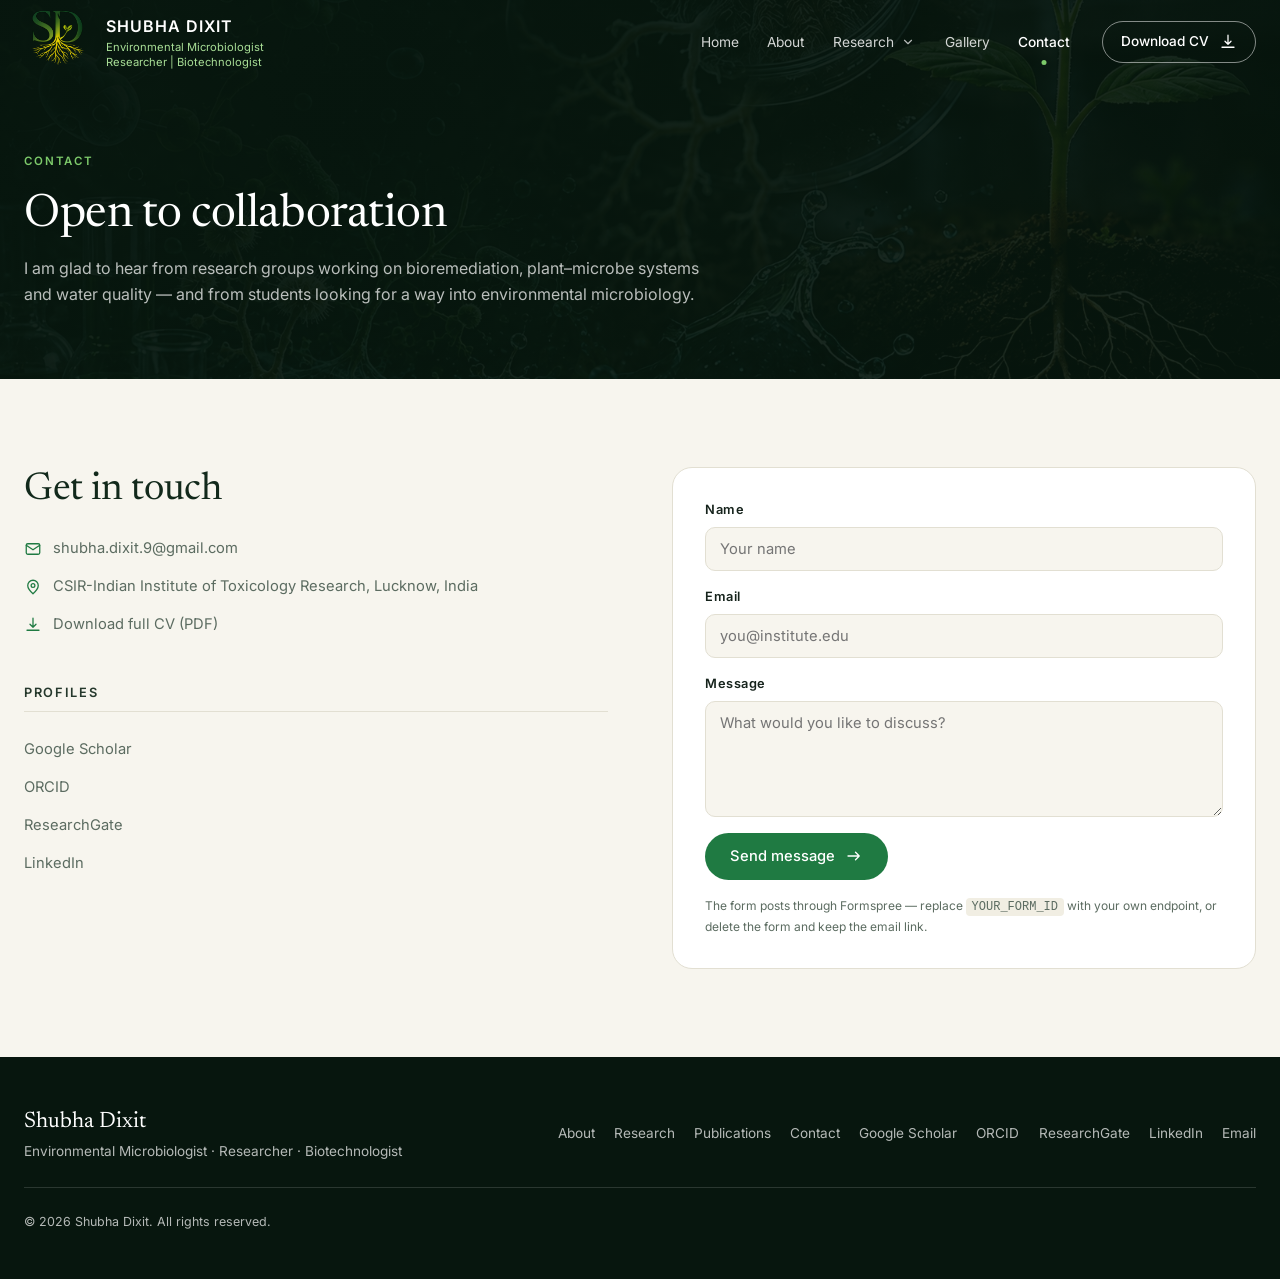
<file: contact.html>
<!DOCTYPE html>
<html lang="en">
<head>
<meta charset="utf-8">
<meta name="viewport" content="width=device-width, initial-scale=1">
<title>Contact &mdash; Shubha Dixit</title>
<meta name="description" content="Contact Shubha Dixit for collaboration in environmental microbiology, bioremediation and water quality research.">
<meta name="author" content="Shubha Dixit">
<meta property="og:type" content="website">
<meta property="og:title" content="Contact &mdash; Shubha Dixit">
<meta property="og:description" content="Contact Shubha Dixit for collaboration in environmental microbiology, bioremediation and water quality research.">
<meta property="og:image" content="assets/img/og-cover.jpg">
<link rel="icon" href="assets/img/favicon.png" type="image/png">
<link rel="preconnect" href="https://fonts.googleapis.com">
<link rel="preconnect" href="https://fonts.gstatic.com" crossorigin>
<link href="https://fonts.googleapis.com/css2?family=Newsreader:ital,opsz,wght@0,6..72,300;0,6..72,400;0,6..72,500;1,6..72,300&family=Inter:wght@300;400;500;600;700&display=swap" rel="stylesheet">
<link rel="stylesheet" href="assets/css/style.css">
</head>

<body>
<a class="skip-link" href="#main">Skip to content</a>

<header class="site-header" id="siteHeader">
  <div class="shell nav-shell">

    <a class="brand" href="index.html">
      <span class="brand-mark">
        <img src="assets/img/logo.png" alt="">
      </span>
      <span class="brand-text">
        <strong>SHUBHA DIXIT</strong>
        <em>Environmental Microbiologist</em>
        <em>Researcher | Biotechnologist</em>
      </span>
    </a>

    <nav class="nav" id="primaryNav" aria-label="Main">
      <ul>
        <li><a href="index.html">Home</a></li>
        <li><a href="about.html">About</a></li>
        <li class="has-sub">
          <a href="research.html">Research</a>
          <button class="sub-toggle" type="button" aria-expanded="false" aria-label="Show research pages">
            <svg viewBox="0 0 24 24" aria-hidden="true"><path d="m6 9 6 6 6-6"/></svg>
          </button>
          <ul class="subnav">
            <li><a href="research.html">Research overview</a></li>
            <li><a href="projects.html">Projects</a></li>
            <li><a href="publications.html">Publications</a></li>
            <li><a href="experience.html">Experience</a></li>
            <li><a href="conferences.html">Conferences</a></li>
          </ul>
        </li>
        <li><a href="gallery.html">Gallery</a></li>
        <li><a href="contact.html" class="is-current" aria-current="page">Contact</a></li>
      </ul>
    </nav>

    <a class="btn btn-outline btn-cv" href="assets/cv/Shubha_Dixit_CV.pdf" download>
      Download CV
      <svg class="ico" viewBox="0 0 24 24" aria-hidden="true"><path d="M12 3v12m0 0 4-4m-4 4-4-4M4 19h16"/></svg>
    </a>

    <button class="nav-toggle" id="navToggle" aria-label="Open menu" aria-expanded="false" aria-controls="primaryNav">
      <span></span><span></span><span></span>
    </button>

  </div>
</header>

<main id="main">

<section class="page-head">
  <div class="shell">
    <p class="eyebrow">Contact</p>
    <h1 class="page-title">Open to collaboration</h1>
    <p class="page-lead">I am glad to hear from research groups working on bioremediation, plant&ndash;microbe systems and water quality &mdash; and from students looking for a way into environmental microbiology.</p>
    
  </div>
</section>

<section class="section">
  <div class="shell contact-grid">

    <div class="reveal">
      <h2 class="section-title">Get in touch</h2>
      <ul class="contact-list">
        <li>
          <svg class="ico" viewBox="0 0 24 24" aria-hidden="true"><rect x="3" y="5" width="18" height="14" rx="2"/><path d="m3 7 9 6 9-6"/></svg>
          <a href="mailto:shubha.dixit.9@gmail.com">shubha.dixit.9@gmail.com</a>
        </li>
        <li>
          <svg class="ico" viewBox="0 0 24 24" aria-hidden="true"><path d="M12 21s7-6.2 7-11a7 7 0 1 0-14 0c0 4.8 7 11 7 11Z"/><circle cx="12" cy="10" r="2.5"/></svg>
          CSIR-Indian Institute of Toxicology Research, Lucknow, India
        </li>
        <li>
          <svg class="ico" viewBox="0 0 24 24" aria-hidden="true"><path d="M12 3v12m0 0 4-4m-4 4-4-4M4 19h16"/></svg>
          <a href="assets/cv/Shubha_Dixit_CV.pdf" download>Download full CV (PDF)</a>
        </li>
      </ul>

      <h3 class="col-title col-title-gap">Profiles</h3>
      <ul class="contact-list">
        <li><a href="https://scholar.google.com/citations?user=-epYhrEAAAAJ&amp;hl=en" target="_blank" rel="noopener">Google Scholar</a></li>
        <li><a href="https://orcid.org/0009-0008-8177-6797" target="_blank" rel="noopener">ORCID</a></li>
        <li><a href="https://www.researchgate.net/profile/Shubha-Dixit-2" target="_blank" rel="noopener">ResearchGate</a></li>
        <li><a href="https://www.linkedin.com/in/shubha-dixit-377602171" target="_blank" rel="noopener">LinkedIn</a></li>
      </ul>
    </div>

    <form class="contact-form reveal" action="https://formspree.io/f/YOUR_FORM_ID" method="POST">
      <label>
        <span>Name</span>
        <input type="text" name="name" required placeholder="Your name">
      </label>
      <label>
        <span>Email</span>
        <input type="email" name="email" required placeholder="you@institute.edu">
      </label>
      <label>
        <span>Message</span>
        <textarea name="message" rows="5" required placeholder="What would you like to discuss?"></textarea>
      </label>
      <button class="btn btn-solid" type="submit">Send message <svg class="ico" viewBox="0 0 24 24" aria-hidden="true"><path d="M4 12h15m0 0-5-5m5 5-5 5"/></svg></button>
      <p class="form-note">The form posts through Formspree &mdash; replace <code>YOUR_FORM_ID</code> with your own endpoint, or delete the form and keep the email link.</p>
    </form>

  </div>
</section>

</main>

<footer class="site-footer">
  <div class="shell footer-grid">
    <div>
      <p class="footer-name">Shubha Dixit</p>
      <p class="footer-role">Environmental Microbiologist &middot; Researcher &middot; Biotechnologist</p>
    </div>
    <ul class="footer-links">
      <li><a href="about.html">About</a></li>
      <li><a href="research.html">Research</a></li>
      <li><a href="publications.html">Publications</a></li>
      <li><a href="contact.html">Contact</a></li>
      <li><a href="https://scholar.google.com/citations?user=-epYhrEAAAAJ&amp;hl=en" target="_blank" rel="noopener">Google Scholar</a></li>
      <li><a href="https://orcid.org/0009-0008-8177-6797" target="_blank" rel="noopener">ORCID</a></li>
      <li><a href="https://www.researchgate.net/profile/Shubha-Dixit-2" target="_blank" rel="noopener">ResearchGate</a></li>
      <li><a href="https://www.linkedin.com/in/shubha-dixit-377602171" target="_blank" rel="noopener">LinkedIn</a></li>
      <li><a href="mailto:shubha.dixit.9@gmail.com">Email</a></li>
    </ul>
    <p class="footer-copy">&copy; <span id="year">2026</span> Shubha Dixit. All rights reserved.</p>
  </div>
</footer>

<script src="assets/js/main.js"></script>
</body>
</html>
</file>
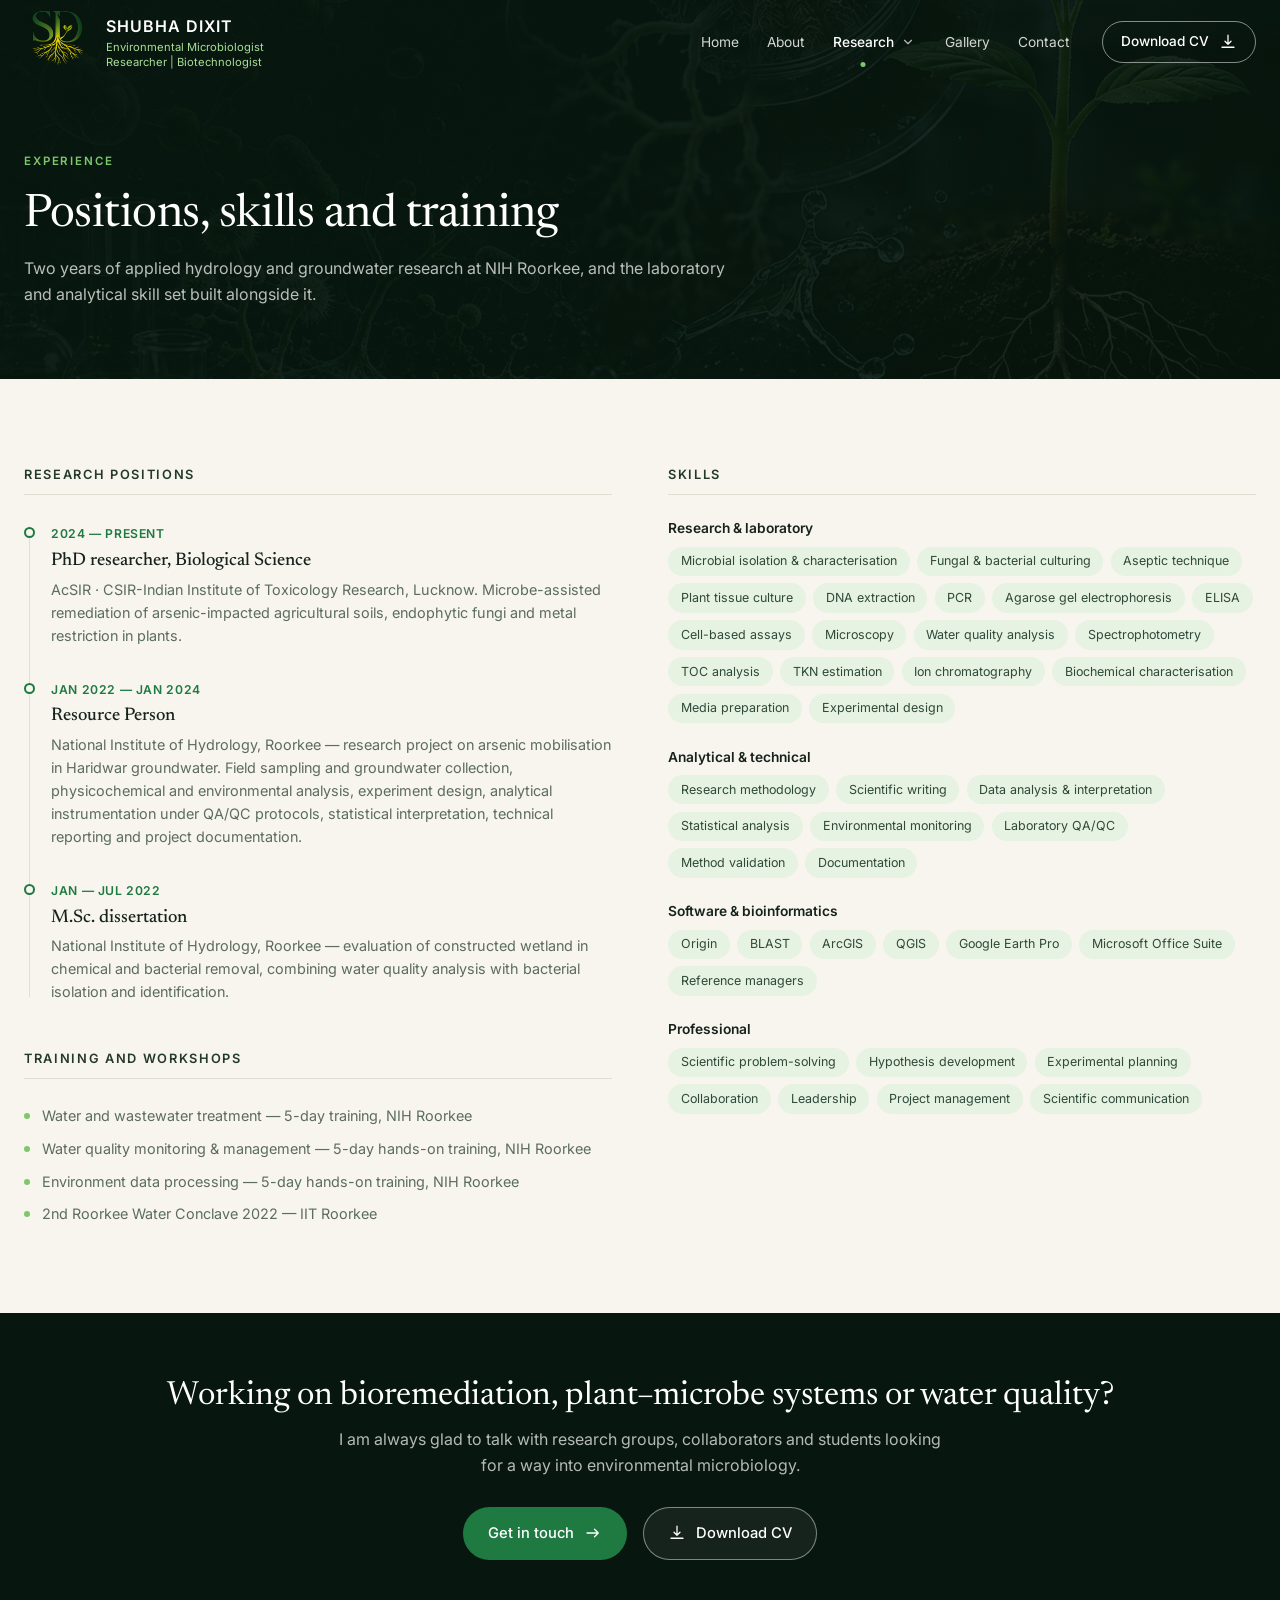
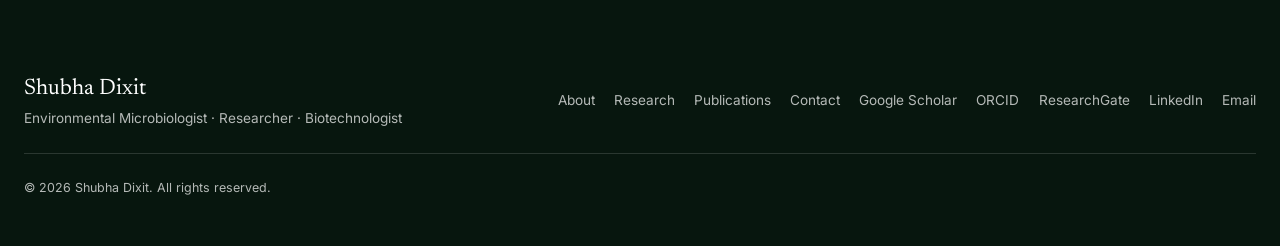
<file: experience.html>
<!DOCTYPE html>
<html lang="en">
<head>
<meta charset="utf-8">
<meta name="viewport" content="width=device-width, initial-scale=1">
<title>Experience &mdash; Shubha Dixit</title>
<meta name="description" content="Research positions, laboratory and analytical skills, software and training of Shubha Dixit.">
<meta name="author" content="Shubha Dixit">
<meta property="og:type" content="website">
<meta property="og:title" content="Experience &mdash; Shubha Dixit">
<meta property="og:description" content="Research positions, laboratory and analytical skills, software and training of Shubha Dixit.">
<meta property="og:image" content="assets/img/og-cover.jpg">
<link rel="icon" href="assets/img/favicon.png" type="image/png">
<link rel="preconnect" href="https://fonts.googleapis.com">
<link rel="preconnect" href="https://fonts.gstatic.com" crossorigin>
<link href="https://fonts.googleapis.com/css2?family=Newsreader:ital,opsz,wght@0,6..72,300;0,6..72,400;0,6..72,500;1,6..72,300&family=Inter:wght@300;400;500;600;700&display=swap" rel="stylesheet">
<link rel="stylesheet" href="assets/css/style.css">
</head>

<body>
<a class="skip-link" href="#main">Skip to content</a>

<header class="site-header" id="siteHeader">
  <div class="shell nav-shell">

    <a class="brand" href="index.html">
      <span class="brand-mark">
        <img src="assets/img/logo.png" alt="">
      </span>
      <span class="brand-text">
        <strong>SHUBHA DIXIT</strong>
        <em>Environmental Microbiologist</em>
        <em>Researcher | Biotechnologist</em>
      </span>
    </a>

    <nav class="nav" id="primaryNav" aria-label="Main">
      <ul>
        <li><a href="index.html">Home</a></li>
        <li><a href="about.html">About</a></li>
        <li class="has-sub">
          <a href="research.html" class="is-current">Research</a>
          <button class="sub-toggle" type="button" aria-expanded="false" aria-label="Show research pages">
            <svg viewBox="0 0 24 24" aria-hidden="true"><path d="m6 9 6 6 6-6"/></svg>
          </button>
          <ul class="subnav">
            <li><a href="research.html">Research overview</a></li>
            <li><a href="projects.html">Projects</a></li>
            <li><a href="publications.html">Publications</a></li>
            <li><a href="experience.html" class="is-current" aria-current="page">Experience</a></li>
            <li><a href="conferences.html">Conferences</a></li>
          </ul>
        </li>
        <li><a href="gallery.html">Gallery</a></li>
        <li><a href="contact.html">Contact</a></li>
      </ul>
    </nav>

    <a class="btn btn-outline btn-cv" href="assets/cv/Shubha_Dixit_CV.pdf" download>
      Download CV
      <svg class="ico" viewBox="0 0 24 24" aria-hidden="true"><path d="M12 3v12m0 0 4-4m-4 4-4-4M4 19h16"/></svg>
    </a>

    <button class="nav-toggle" id="navToggle" aria-label="Open menu" aria-expanded="false" aria-controls="primaryNav">
      <span></span><span></span><span></span>
    </button>

  </div>
</header>

<main id="main">

<section class="page-head">
  <div class="shell">
    <p class="eyebrow">Experience</p>
    <h1 class="page-title">Positions, skills and training</h1>
    <p class="page-lead">Two years of applied hydrology and groundwater research at NIH Roorkee, and the laboratory and analytical skill set built alongside it.</p>
    
  </div>
</section>

<section class="section">
  <div class="shell">
    <div class="exp-grid">

      <div class="reveal">
        <h3 class="col-title">Research positions</h3>
        <ol class="timeline">
          <li>
            <span class="tl-date">2024 &mdash; present</span>
            <h4>PhD researcher, Biological Science</h4>
            <p>AcSIR &middot; CSIR-Indian Institute of Toxicology Research, Lucknow. Microbe-assisted remediation of arsenic-impacted agricultural soils, endophytic fungi and metal restriction in plants.</p>
          </li>
          <li>
            <span class="tl-date">Jan 2022 &mdash; Jan 2024</span>
            <h4>Resource Person</h4>
            <p>National Institute of Hydrology, Roorkee &mdash; research project on arsenic mobilisation in Haridwar groundwater. Field sampling and groundwater collection, physicochemical and environmental analysis, experiment design, analytical instrumentation under QA/QC protocols, statistical interpretation, technical reporting and project documentation.</p>
          </li>
          <li>
            <span class="tl-date">Jan &mdash; Jul 2022</span>
            <h4>M.Sc. dissertation</h4>
            <p>National Institute of Hydrology, Roorkee &mdash; evaluation of constructed wetland in chemical and bacterial removal, combining water quality analysis with bacterial isolation and identification.</p>
          </li>
        </ol>

        <h3 class="col-title col-title-gap">Training and workshops</h3>
        <ul class="plain-list">
          <li>Water and wastewater treatment &mdash; 5-day training, NIH Roorkee</li>
          <li>Water quality monitoring &amp; management &mdash; 5-day hands-on training, NIH Roorkee</li>
          <li>Environment data processing &mdash; 5-day hands-on training, NIH Roorkee</li>
          <li>2nd Roorkee Water Conclave 2022 &mdash; IIT Roorkee</li>
        </ul>
      </div>

      <div class="reveal">
        <h3 class="col-title">Skills</h3>

        <div class="skill-block">
          <h4>Research &amp; laboratory</h4>
          <ul class="chip-list">
            <li>Microbial isolation &amp; characterisation</li><li>Fungal &amp; bacterial culturing</li>
            <li>Aseptic technique</li><li>Plant tissue culture</li><li>DNA extraction</li><li>PCR</li>
            <li>Agarose gel electrophoresis</li><li>ELISA</li><li>Cell-based assays</li><li>Microscopy</li>
            <li>Water quality analysis</li><li>Spectrophotometry</li><li>TOC analysis</li>
            <li>TKN estimation</li><li>Ion chromatography</li><li>Biochemical characterisation</li>
            <li>Media preparation</li><li>Experimental design</li>
          </ul>
        </div>

        <div class="skill-block">
          <h4>Analytical &amp; technical</h4>
          <ul class="chip-list">
            <li>Research methodology</li><li>Scientific writing</li>
            <li>Data analysis &amp; interpretation</li><li>Statistical analysis</li>
            <li>Environmental monitoring</li><li>Laboratory QA/QC</li><li>Method validation</li>
            <li>Documentation</li>
          </ul>
        </div>

        <div class="skill-block">
          <h4>Software &amp; bioinformatics</h4>
          <ul class="chip-list">
            <li>Origin</li><li>BLAST</li><li>ArcGIS</li><li>QGIS</li><li>Google Earth Pro</li>
            <li>Microsoft Office Suite</li><li>Reference managers</li>
          </ul>
        </div>

        <div class="skill-block">
          <h4>Professional</h4>
          <ul class="chip-list">
            <li>Scientific problem-solving</li><li>Hypothesis development</li>
            <li>Experimental planning</li><li>Collaboration</li><li>Leadership</li>
            <li>Project management</li><li>Scientific communication</li>
          </ul>
        </div>
      </div>

    </div>
  </div>
</section>

<section class="cta">
  <div class="shell">
    <h2>Working on bioremediation, plant&ndash;microbe systems or water quality?</h2>
    <p>I am always glad to talk with research groups, collaborators and students looking for a way into environmental microbiology.</p>
    <div class="cta-actions">
      <a class="btn btn-solid" href="contact.html">Get in touch <svg class="ico" viewBox="0 0 24 24" aria-hidden="true"><path d="M4 12h15m0 0-5-5m5 5-5 5"/></svg></a>
      <a class="btn btn-ghost" href="assets/cv/Shubha_Dixit_CV.pdf" download><svg class="ico" viewBox="0 0 24 24" aria-hidden="true"><path d="M12 3v12m0 0 4-4m-4 4-4-4M4 19h16"/></svg> Download CV</a>
    </div>
  </div>
</section>

</main>

<footer class="site-footer">
  <div class="shell footer-grid">
    <div>
      <p class="footer-name">Shubha Dixit</p>
      <p class="footer-role">Environmental Microbiologist &middot; Researcher &middot; Biotechnologist</p>
    </div>
    <ul class="footer-links">
      <li><a href="about.html">About</a></li>
      <li><a href="research.html">Research</a></li>
      <li><a href="publications.html">Publications</a></li>
      <li><a href="contact.html">Contact</a></li>
      <li><a href="https://scholar.google.com/citations?user=-epYhrEAAAAJ&amp;hl=en" target="_blank" rel="noopener">Google Scholar</a></li>
      <li><a href="https://orcid.org/0009-0008-8177-6797" target="_blank" rel="noopener">ORCID</a></li>
      <li><a href="https://www.researchgate.net/profile/Shubha-Dixit-2" target="_blank" rel="noopener">ResearchGate</a></li>
      <li><a href="https://www.linkedin.com/in/shubha-dixit-377602171" target="_blank" rel="noopener">LinkedIn</a></li>
      <li><a href="mailto:shubha.dixit.9@gmail.com">Email</a></li>
    </ul>
    <p class="footer-copy">&copy; <span id="year">2026</span> Shubha Dixit. All rights reserved.</p>
  </div>
</footer>

<script src="assets/js/main.js"></script>
</body>
</html>
</file>
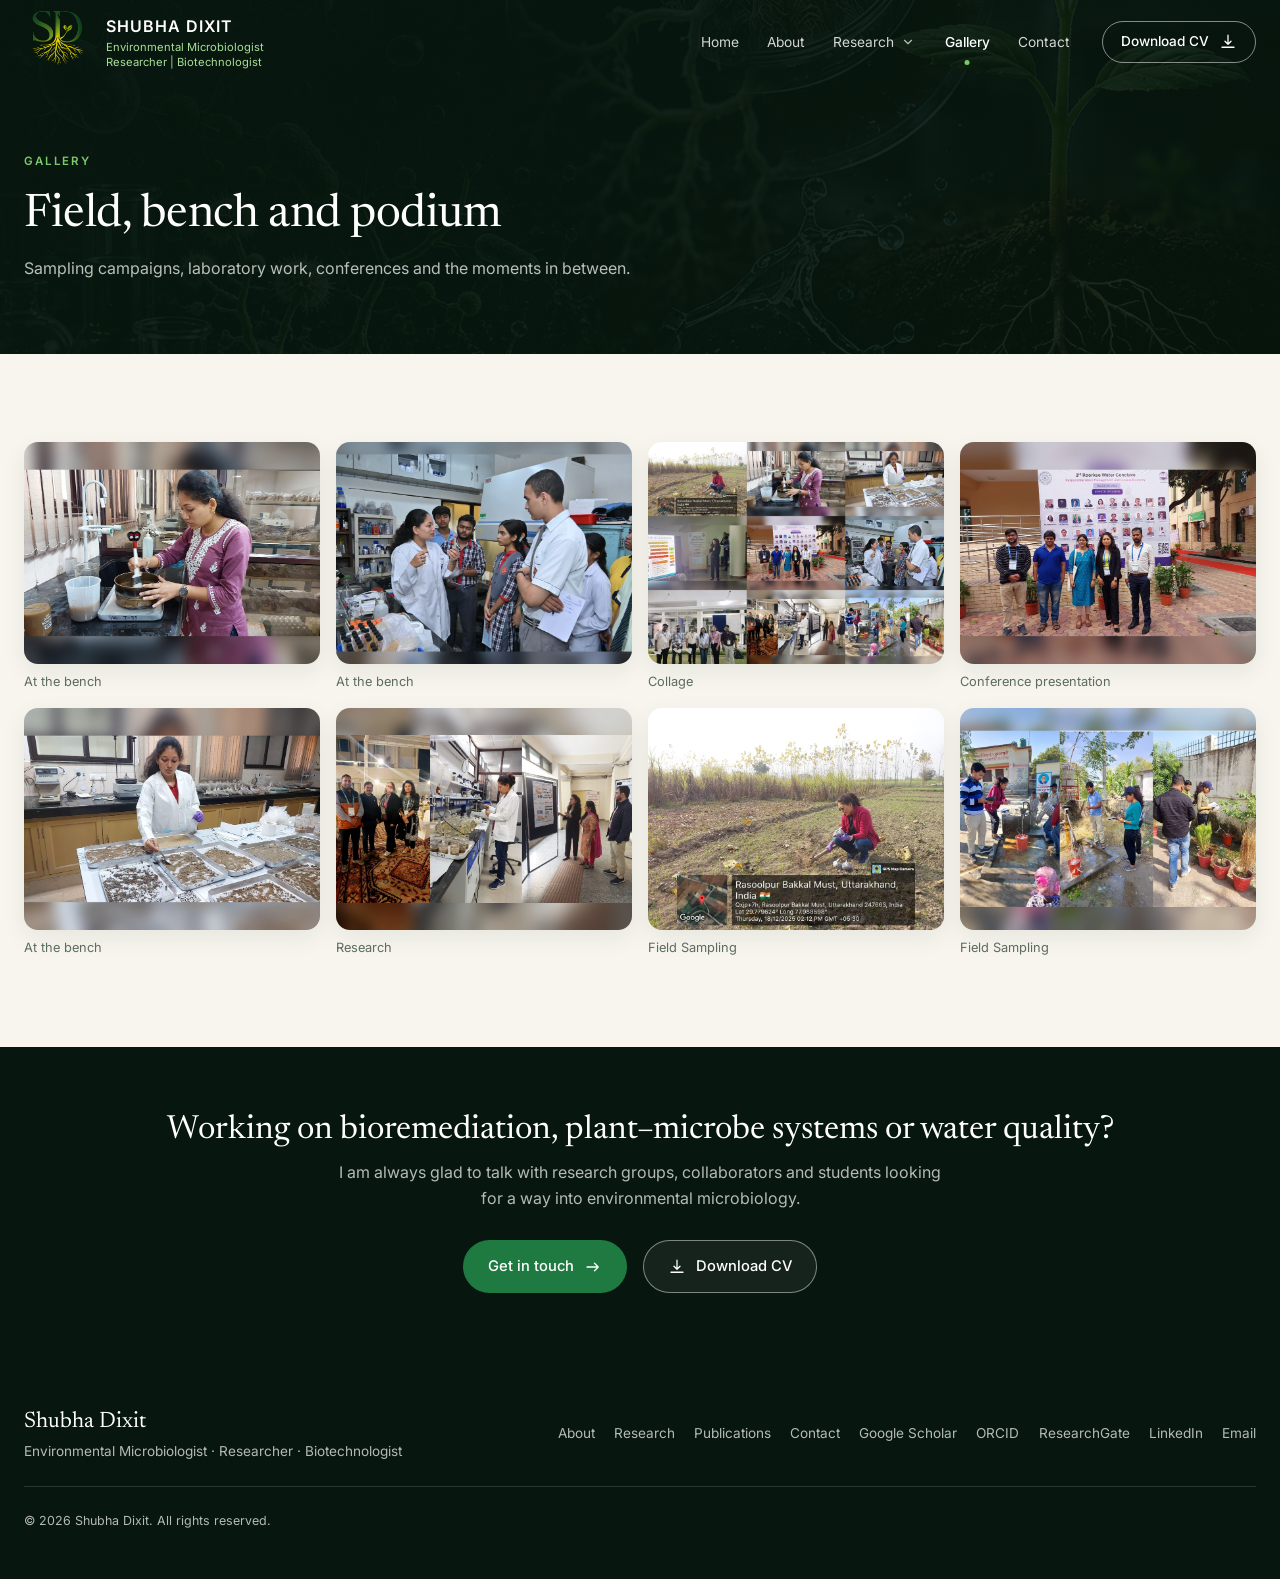
<file: gallery.html>
<!DOCTYPE html>
<html lang="en">
<head>
<meta charset="utf-8">
<meta name="viewport" content="width=device-width, initial-scale=1">
<title>Gallery &mdash; Shubha Dixit</title>
<meta name="description" content="Photographs from field sampling, laboratory work and conferences.">
<meta name="author" content="Shubha Dixit">
<meta property="og:type" content="website">
<meta property="og:title" content="Gallery &mdash; Shubha Dixit">
<meta property="og:description" content="Photographs from field sampling, laboratory work and conferences.">
<meta property="og:image" content="assets/img/og-cover.jpg">
<link rel="icon" href="assets/img/favicon.png" type="image/png">
<link rel="preconnect" href="https://fonts.googleapis.com">
<link rel="preconnect" href="https://fonts.gstatic.com" crossorigin>
<link href="https://fonts.googleapis.com/css2?family=Newsreader:ital,opsz,wght@0,6..72,300;0,6..72,400;0,6..72,500;1,6..72,300&family=Inter:wght@300;400;500;600;700&display=swap" rel="stylesheet">
<link rel="stylesheet" href="assets/css/style.css">
</head>

<body>
<a class="skip-link" href="#main">Skip to content</a>

<header class="site-header" id="siteHeader">
  <div class="shell nav-shell">

    <a class="brand" href="index.html">
      <span class="brand-mark">
        <img src="assets/img/logo.png" alt="">
      </span>
      <span class="brand-text">
        <strong>SHUBHA DIXIT</strong>
        <em>Environmental Microbiologist</em>
        <em>Researcher | Biotechnologist</em>
      </span>
    </a>

    <nav class="nav" id="primaryNav" aria-label="Main">
      <ul>
        <li><a href="index.html">Home</a></li>
        <li><a href="about.html">About</a></li>
        <li class="has-sub">
          <a href="research.html">Research</a>
          <button class="sub-toggle" type="button" aria-expanded="false" aria-label="Show research pages">
            <svg viewBox="0 0 24 24" aria-hidden="true"><path d="m6 9 6 6 6-6"/></svg>
          </button>
          <ul class="subnav">
            <li><a href="research.html">Research overview</a></li>
            <li><a href="projects.html">Projects</a></li>
            <li><a href="publications.html">Publications</a></li>
            <li><a href="experience.html">Experience</a></li>
            <li><a href="conferences.html">Conferences</a></li>
          </ul>
        </li>
        <li><a href="gallery.html" class="is-current" aria-current="page">Gallery</a></li>
        <li><a href="contact.html">Contact</a></li>
      </ul>
    </nav>

    <a class="btn btn-outline btn-cv" href="assets/cv/Shubha_Dixit_CV.pdf" download>
      Download CV
      <svg class="ico" viewBox="0 0 24 24" aria-hidden="true"><path d="M12 3v12m0 0 4-4m-4 4-4-4M4 19h16"/></svg>
    </a>

    <button class="nav-toggle" id="navToggle" aria-label="Open menu" aria-expanded="false" aria-controls="primaryNav">
      <span></span><span></span><span></span>
    </button>

  </div>
</header>

<main id="main">

<section class="page-head">
  <div class="shell">
    <p class="eyebrow">Gallery</p>
    <h1 class="page-title">Field, bench and podium</h1>
    <p class="page-lead">Sampling campaigns, laboratory work, conferences and the moments in between.</p>
    
  </div>
</section>

<section class="section">
  <div class="shell">
    <div class="gallery-grid">
      <figure class="reveal"><img src="assets/img/gallery-01.jpg" alt="Field sampling"><figcaption>At the bench</figcaption></figure>
      <figure class="reveal"><img src="assets/img/gallery-02.jpg" alt="At the bench"><figcaption>At the bench</figcaption></figure>
      <figure class="reveal"><img src="assets/img/gallery-03.jpg" alt="Culture plates"><figcaption>Collage</figcaption></figure>
      <figure class="reveal"><img src="assets/img/gallery-04.jpg" alt="Conference presentation"><figcaption>Conference presentation</figcaption></figure>
      <figure class="reveal"><img src="assets/img/gallery-05.jpg" alt="Instrumentation"><figcaption>At the bench</figcaption></figure>
      <figure class="reveal"><img src="assets/img/gallery-06.jpg" alt="Research group"><figcaption>Research</figcaption></figure>
      <figure class="reveal"><img src="assets/img/gallery-07.jpg" alt="Gold medal, M.Sc. AMBT"><figcaption>Field Sampling</figcaption></figure>
      <figure class="reveal"><img src="assets/img/gallery-08.jpg" alt="Poster session"><figcaption>Field Sampling</figcaption></figure>
    </div>
  </div>
</section>

<section class="cta">
  <div class="shell">
    <h2>Working on bioremediation, plant&ndash;microbe systems or water quality?</h2>
    <p>I am always glad to talk with research groups, collaborators and students looking for a way into environmental microbiology.</p>
    <div class="cta-actions">
      <a class="btn btn-solid" href="contact.html">Get in touch <svg class="ico" viewBox="0 0 24 24" aria-hidden="true"><path d="M4 12h15m0 0-5-5m5 5-5 5"/></svg></a>
      <a class="btn btn-ghost" href="assets/cv/Shubha_Dixit_CV.pdf" download><svg class="ico" viewBox="0 0 24 24" aria-hidden="true"><path d="M12 3v12m0 0 4-4m-4 4-4-4M4 19h16"/></svg> Download CV</a>
    </div>
  </div>
</section>

</main>

<footer class="site-footer">
  <div class="shell footer-grid">
    <div>
      <p class="footer-name">Shubha Dixit</p>
      <p class="footer-role">Environmental Microbiologist &middot; Researcher &middot; Biotechnologist</p>
    </div>
    <ul class="footer-links">
      <li><a href="about.html">About</a></li>
      <li><a href="research.html">Research</a></li>
      <li><a href="publications.html">Publications</a></li>
      <li><a href="contact.html">Contact</a></li>
      <li><a href="https://scholar.google.com/citations?user=-epYhrEAAAAJ&amp;hl=en" target="_blank" rel="noopener">Google Scholar</a></li>
      <li><a href="https://orcid.org/0009-0008-8177-6797" target="_blank" rel="noopener">ORCID</a></li>
      <li><a href="https://www.researchgate.net/profile/Shubha-Dixit-2" target="_blank" rel="noopener">ResearchGate</a></li>
      <li><a href="https://www.linkedin.com/in/shubha-dixit-377602171" target="_blank" rel="noopener">LinkedIn</a></li>
      <li><a href="mailto:shubha.dixit.9@gmail.com">Email</a></li>
    </ul>
    <p class="footer-copy">&copy; <span id="year">2026</span> Shubha Dixit. All rights reserved.</p>
  </div>
</footer>

<script src="assets/js/main.js"></script>
</body>
</html>
</file>
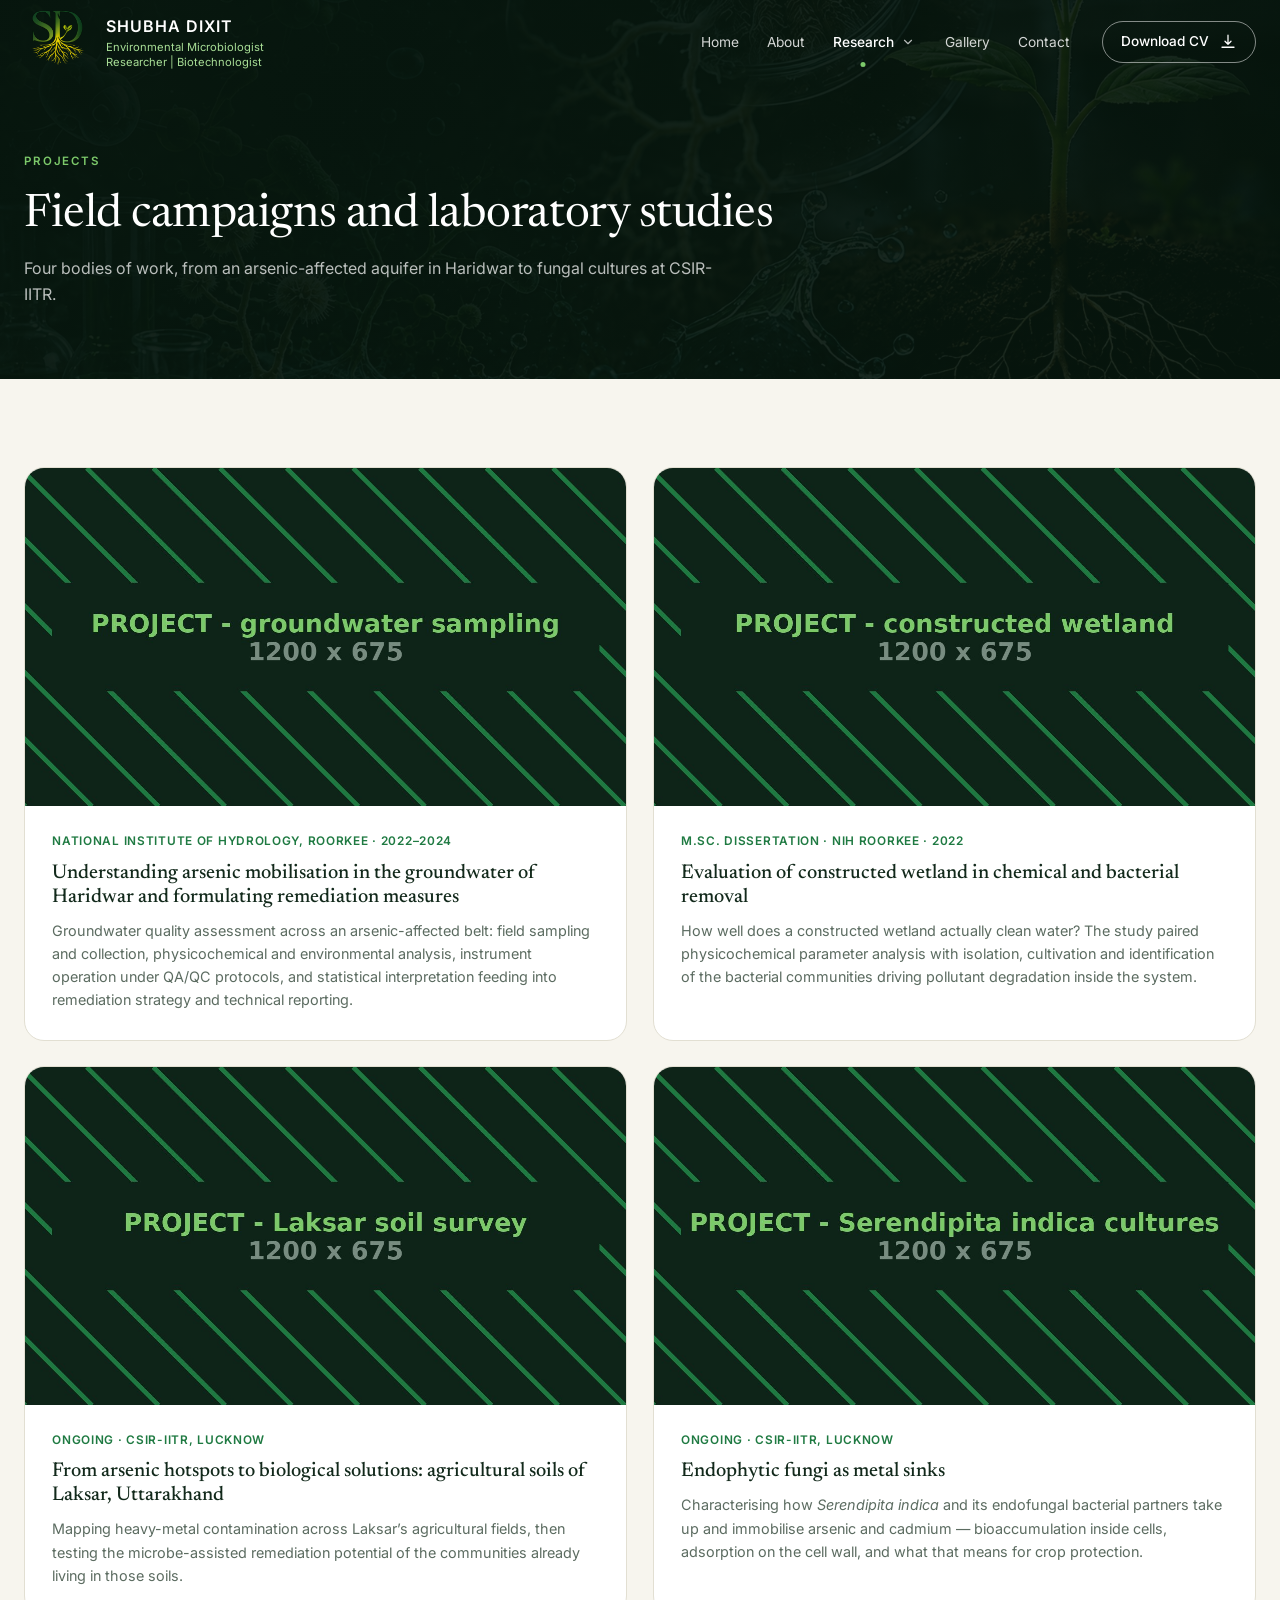
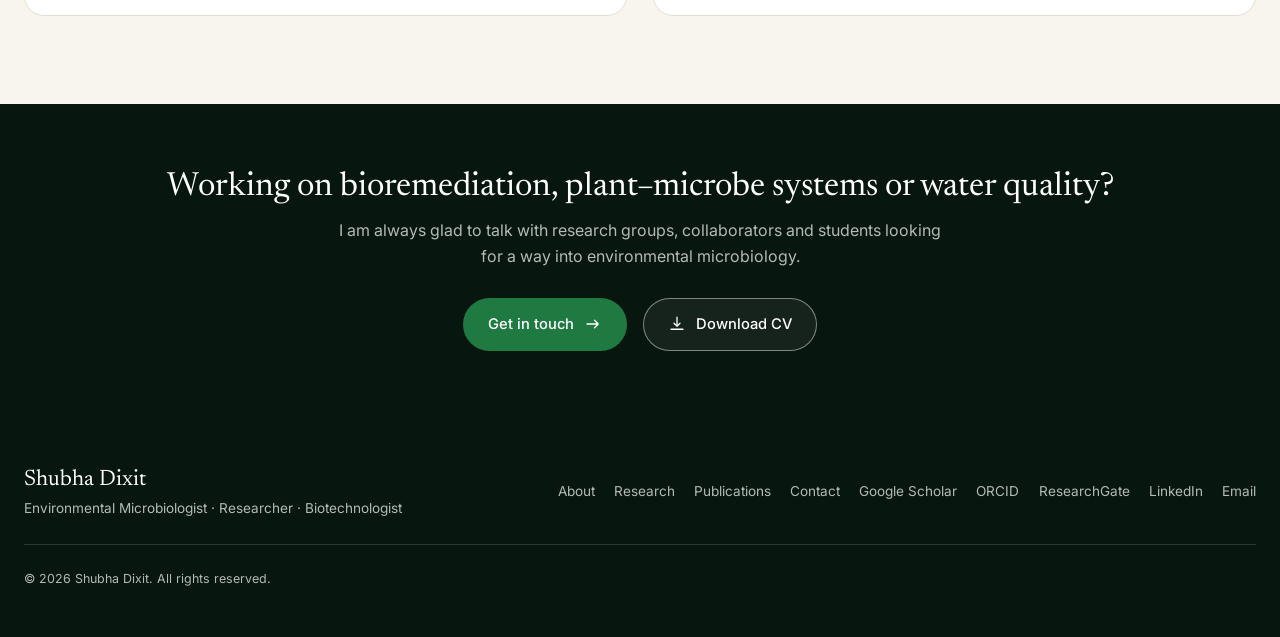
<file: projects.html>
<!DOCTYPE html>
<html lang="en">
<head>
<meta charset="utf-8">
<meta name="viewport" content="width=device-width, initial-scale=1">
<title>Projects &mdash; Shubha Dixit</title>
<meta name="description" content="Field campaigns and laboratory studies on arsenic mobilisation, constructed wetlands and microbe-assisted remediation.">
<meta name="author" content="Shubha Dixit">
<meta property="og:type" content="website">
<meta property="og:title" content="Projects &mdash; Shubha Dixit">
<meta property="og:description" content="Field campaigns and laboratory studies on arsenic mobilisation, constructed wetlands and microbe-assisted remediation.">
<meta property="og:image" content="assets/img/og-cover.jpg">
<link rel="icon" href="assets/img/favicon.png" type="image/png">
<link rel="preconnect" href="https://fonts.googleapis.com">
<link rel="preconnect" href="https://fonts.gstatic.com" crossorigin>
<link href="https://fonts.googleapis.com/css2?family=Newsreader:ital,opsz,wght@0,6..72,300;0,6..72,400;0,6..72,500;1,6..72,300&family=Inter:wght@300;400;500;600;700&display=swap" rel="stylesheet">
<link rel="stylesheet" href="assets/css/style.css">
</head>

<body>
<a class="skip-link" href="#main">Skip to content</a>

<header class="site-header" id="siteHeader">
  <div class="shell nav-shell">

    <a class="brand" href="index.html">
      <span class="brand-mark">
        <img src="assets/img/logo.png" alt="">
      </span>
      <span class="brand-text">
        <strong>SHUBHA DIXIT</strong>
        <em>Environmental Microbiologist</em>
        <em>Researcher | Biotechnologist</em>
      </span>
    </a>

    <nav class="nav" id="primaryNav" aria-label="Main">
      <ul>
        <li><a href="index.html">Home</a></li>
        <li><a href="about.html">About</a></li>
        <li class="has-sub">
          <a href="research.html" class="is-current">Research</a>
          <button class="sub-toggle" type="button" aria-expanded="false" aria-label="Show research pages">
            <svg viewBox="0 0 24 24" aria-hidden="true"><path d="m6 9 6 6 6-6"/></svg>
          </button>
          <ul class="subnav">
            <li><a href="research.html">Research overview</a></li>
            <li><a href="projects.html" class="is-current" aria-current="page">Projects</a></li>
            <li><a href="publications.html">Publications</a></li>
            <li><a href="experience.html">Experience</a></li>
            <li><a href="conferences.html">Conferences</a></li>
          </ul>
        </li>
        <li><a href="gallery.html">Gallery</a></li>
        <li><a href="contact.html">Contact</a></li>
      </ul>
    </nav>

    <a class="btn btn-outline btn-cv" href="assets/cv/Shubha_Dixit_CV.pdf" download>
      Download CV
      <svg class="ico" viewBox="0 0 24 24" aria-hidden="true"><path d="M12 3v12m0 0 4-4m-4 4-4-4M4 19h16"/></svg>
    </a>

    <button class="nav-toggle" id="navToggle" aria-label="Open menu" aria-expanded="false" aria-controls="primaryNav">
      <span></span><span></span><span></span>
    </button>

  </div>
</header>

<main id="main">

<section class="page-head">
  <div class="shell">
    <p class="eyebrow">Projects</p>
    <h1 class="page-title">Field campaigns and laboratory studies</h1>
    <p class="page-lead">Four bodies of work, from an arsenic-affected aquifer in Haridwar to fungal cultures at CSIR-IITR.</p>
    
  </div>
</section>

<section class="section">
  <div class="shell">
    <div class="project-grid">

      <article class="project-card reveal">
        <img src="assets/img/project-arsenic-groundwater.jpg" alt="Groundwater sampling in the field">
        <div class="project-body">
          <p class="project-tag">National Institute of Hydrology, Roorkee &middot; 2022&ndash;2024</p>
          <h3>Understanding arsenic mobilisation in the groundwater of Haridwar and formulating remediation measures</h3>
          <p>
            Groundwater quality assessment across an arsenic-affected belt: field sampling
            and collection, physicochemical and environmental analysis, instrument
            operation under QA/QC protocols, and statistical interpretation feeding into
            remediation strategy and technical reporting.
          </p>
        </div>
      </article>

      <article class="project-card reveal">
        <img src="assets/img/project-constructed-wetland.jpg" alt="Constructed wetland treatment system">
        <div class="project-body">
          <p class="project-tag">M.Sc. dissertation &middot; NIH Roorkee &middot; 2022</p>
          <h3>Evaluation of constructed wetland in chemical and bacterial removal</h3>
          <p>
            How well does a constructed wetland actually clean water? The study paired
            physicochemical parameter analysis with isolation, cultivation and
            identification of the bacterial communities driving pollutant degradation
            inside the system.
          </p>
        </div>
      </article>

      <article class="project-card reveal">
        <img src="assets/img/project-laksar-soils.jpg" alt="Agricultural soil sampling at Laksar">
        <div class="project-body">
          <p class="project-tag">Ongoing &middot; CSIR-IITR, Lucknow</p>
          <h3>From arsenic hotspots to biological solutions: agricultural soils of Laksar, Uttarakhand</h3>
          <p>
            Mapping heavy-metal contamination across Laksar&rsquo;s agricultural fields,
            then testing the microbe-assisted remediation potential of the communities
            already living in those soils.
          </p>
        </div>
      </article>

      <article class="project-card reveal">
        <img src="assets/img/project-serendipita.jpg" alt="Fungal culture plate in the laboratory">
        <div class="project-body">
          <p class="project-tag">Ongoing &middot; CSIR-IITR, Lucknow</p>
          <h3>Endophytic fungi as metal sinks</h3>
          <p>
            Characterising how <em>Serendipita indica</em> and its endofungal bacterial
            partners take up and immobilise arsenic and cadmium &mdash; bioaccumulation
            inside cells, adsorption on the cell wall, and what that means for crop
            protection.
          </p>
        </div>
      </article>

    </div>
  </div>
</section>

<section class="cta">
  <div class="shell">
    <h2>Working on bioremediation, plant&ndash;microbe systems or water quality?</h2>
    <p>I am always glad to talk with research groups, collaborators and students looking for a way into environmental microbiology.</p>
    <div class="cta-actions">
      <a class="btn btn-solid" href="contact.html">Get in touch <svg class="ico" viewBox="0 0 24 24" aria-hidden="true"><path d="M4 12h15m0 0-5-5m5 5-5 5"/></svg></a>
      <a class="btn btn-ghost" href="assets/cv/Shubha_Dixit_CV.pdf" download><svg class="ico" viewBox="0 0 24 24" aria-hidden="true"><path d="M12 3v12m0 0 4-4m-4 4-4-4M4 19h16"/></svg> Download CV</a>
    </div>
  </div>
</section>

</main>

<footer class="site-footer">
  <div class="shell footer-grid">
    <div>
      <p class="footer-name">Shubha Dixit</p>
      <p class="footer-role">Environmental Microbiologist &middot; Researcher &middot; Biotechnologist</p>
    </div>
    <ul class="footer-links">
      <li><a href="about.html">About</a></li>
      <li><a href="research.html">Research</a></li>
      <li><a href="publications.html">Publications</a></li>
      <li><a href="contact.html">Contact</a></li>
      <li><a href="https://scholar.google.com/citations?user=-epYhrEAAAAJ&amp;hl=en" target="_blank" rel="noopener">Google Scholar</a></li>
      <li><a href="https://orcid.org/0009-0008-8177-6797" target="_blank" rel="noopener">ORCID</a></li>
      <li><a href="https://www.researchgate.net/profile/Shubha-Dixit-2" target="_blank" rel="noopener">ResearchGate</a></li>
      <li><a href="https://www.linkedin.com/in/shubha-dixit-377602171" target="_blank" rel="noopener">LinkedIn</a></li>
      <li><a href="mailto:shubha.dixit.9@gmail.com">Email</a></li>
    </ul>
    <p class="footer-copy">&copy; <span id="year">2026</span> Shubha Dixit. All rights reserved.</p>
  </div>
</footer>

<script src="assets/js/main.js"></script>
</body>
</html>
</file>
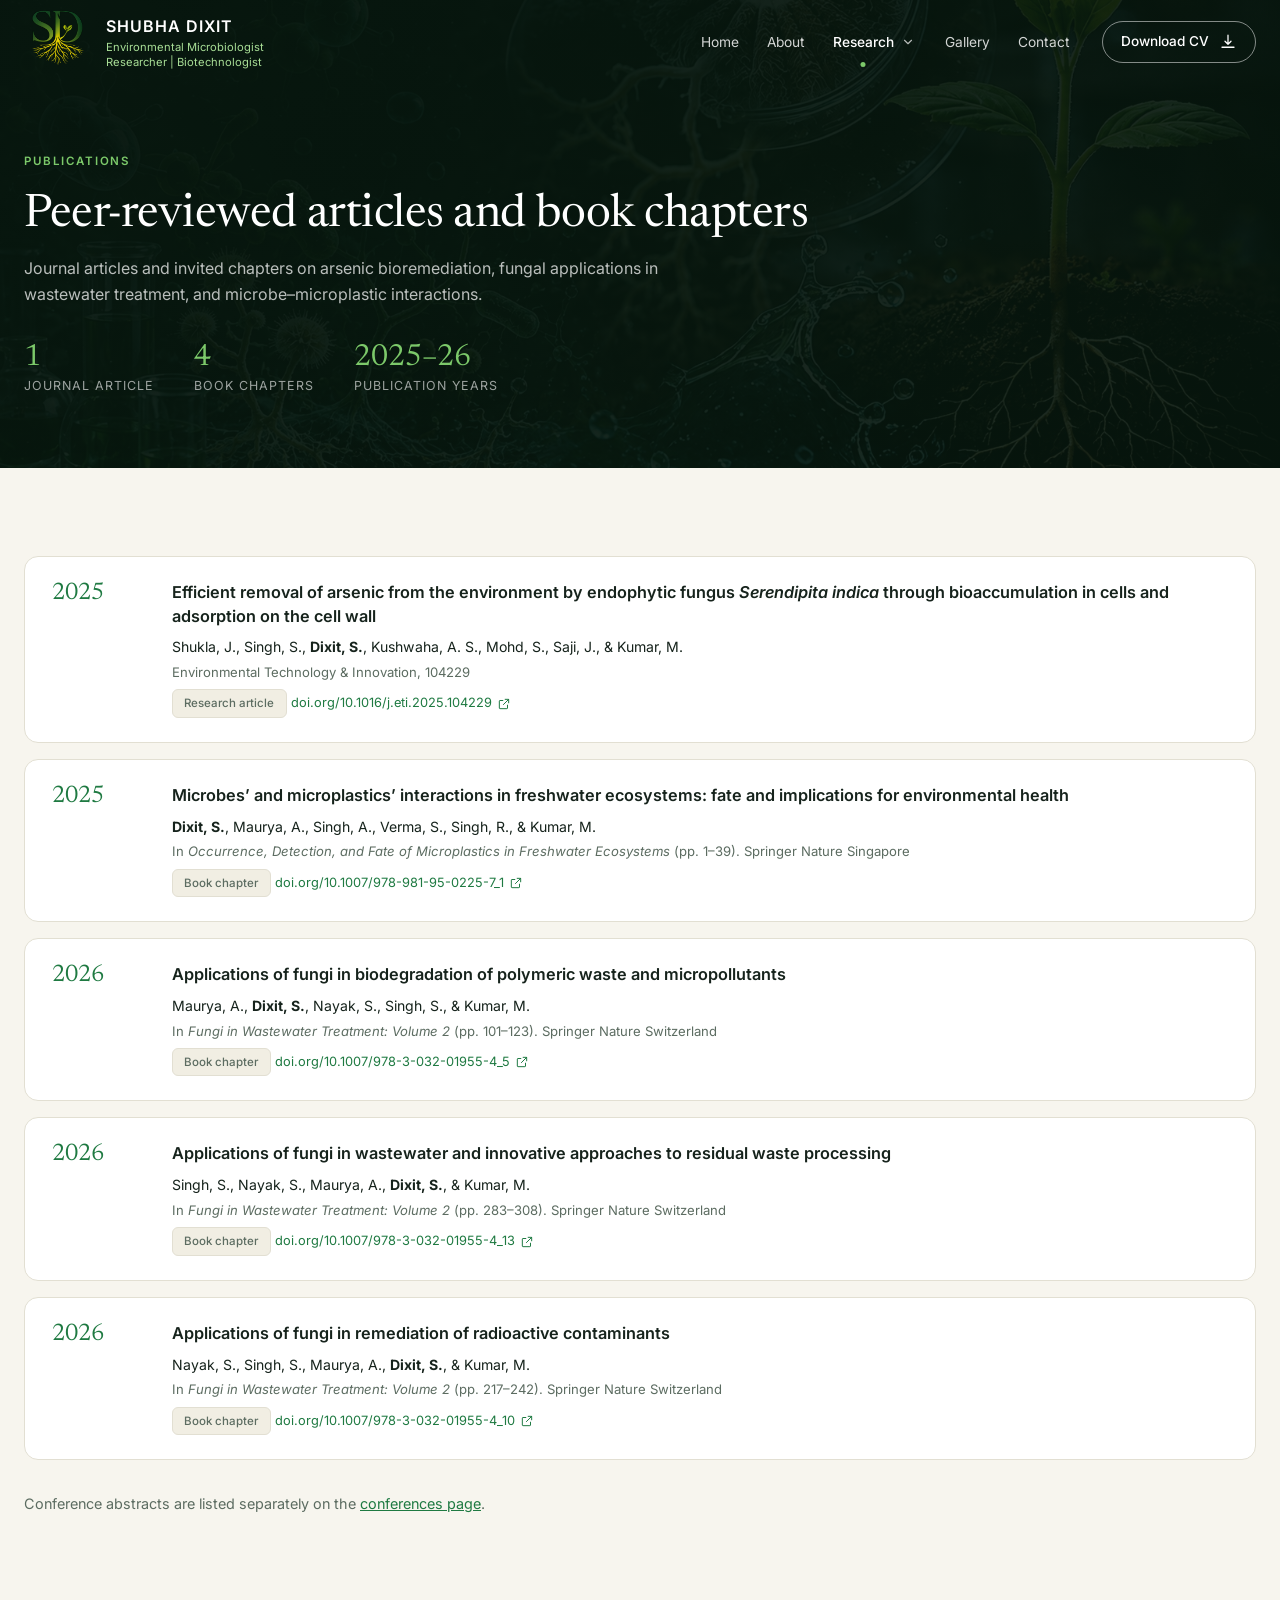
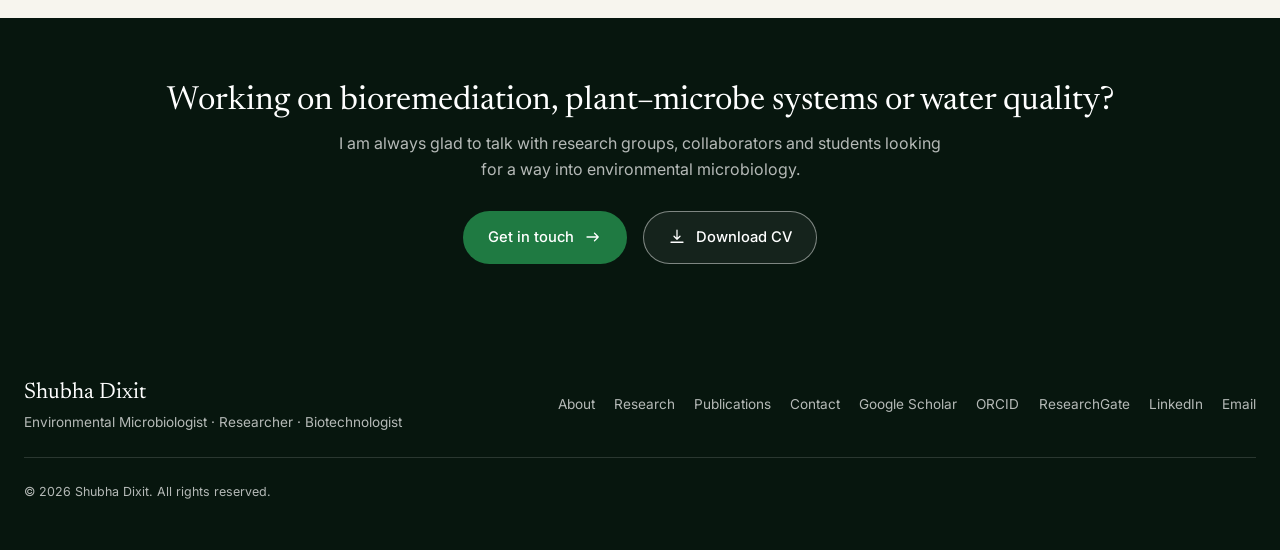
<file: publications.html>
<!DOCTYPE html>
<html lang="en">
<head>
<meta charset="utf-8">
<meta name="viewport" content="width=device-width, initial-scale=1">
<title>Publications &mdash; Shubha Dixit</title>
<meta name="description" content="Peer-reviewed articles and book chapters on arsenic bioremediation, fungal applications in wastewater treatment and microplastics.">
<meta name="author" content="Shubha Dixit">
<meta property="og:type" content="website">
<meta property="og:title" content="Publications &mdash; Shubha Dixit">
<meta property="og:description" content="Peer-reviewed articles and book chapters on arsenic bioremediation, fungal applications in wastewater treatment and microplastics.">
<meta property="og:image" content="assets/img/og-cover.jpg">
<link rel="icon" href="assets/img/favicon.png" type="image/png">
<link rel="preconnect" href="https://fonts.googleapis.com">
<link rel="preconnect" href="https://fonts.gstatic.com" crossorigin>
<link href="https://fonts.googleapis.com/css2?family=Newsreader:ital,opsz,wght@0,6..72,300;0,6..72,400;0,6..72,500;1,6..72,300&family=Inter:wght@300;400;500;600;700&display=swap" rel="stylesheet">
<link rel="stylesheet" href="assets/css/style.css">
</head>

<body>
<a class="skip-link" href="#main">Skip to content</a>

<header class="site-header" id="siteHeader">
  <div class="shell nav-shell">

    <a class="brand" href="index.html">
      <span class="brand-mark">
        <img src="assets/img/logo.png" alt="">
      </span>
      <span class="brand-text">
        <strong>SHUBHA DIXIT</strong>
        <em>Environmental Microbiologist</em>
        <em>Researcher | Biotechnologist</em>
      </span>
    </a>

    <nav class="nav" id="primaryNav" aria-label="Main">
      <ul>
        <li><a href="index.html">Home</a></li>
        <li><a href="about.html">About</a></li>
        <li class="has-sub">
          <a href="research.html" class="is-current">Research</a>
          <button class="sub-toggle" type="button" aria-expanded="false" aria-label="Show research pages">
            <svg viewBox="0 0 24 24" aria-hidden="true"><path d="m6 9 6 6 6-6"/></svg>
          </button>
          <ul class="subnav">
            <li><a href="research.html">Research overview</a></li>
            <li><a href="projects.html">Projects</a></li>
            <li><a href="publications.html" class="is-current" aria-current="page">Publications</a></li>
            <li><a href="experience.html">Experience</a></li>
            <li><a href="conferences.html">Conferences</a></li>
          </ul>
        </li>
        <li><a href="gallery.html">Gallery</a></li>
        <li><a href="contact.html">Contact</a></li>
      </ul>
    </nav>

    <a class="btn btn-outline btn-cv" href="assets/cv/Shubha_Dixit_CV.pdf" download>
      Download CV
      <svg class="ico" viewBox="0 0 24 24" aria-hidden="true"><path d="M12 3v12m0 0 4-4m-4 4-4-4M4 19h16"/></svg>
    </a>

    <button class="nav-toggle" id="navToggle" aria-label="Open menu" aria-expanded="false" aria-controls="primaryNav">
      <span></span><span></span><span></span>
    </button>

  </div>
</header>

<main id="main">

<section class="page-head">
  <div class="shell">
    <p class="eyebrow">Publications</p>
    <h1 class="page-title">Peer-reviewed articles and book chapters</h1>
    <p class="page-lead">Journal articles and invited chapters on arsenic bioremediation, fungal applications in wastewater treatment, and microbe&ndash;microplastic interactions.</p>
    <div class="page-stats">
      <div><strong>1</strong> Journal article</div>
      <div><strong>4</strong> Book chapters</div>
      <div><strong>2025&ndash;26</strong> Publication years</div>
    </div>
  </div>
</section>

<section class="section">
  <div class="shell">
    <ol class="pub-list">

      <li class="pub-row reveal">
        <span class="pub-year">2025</span>
        <div>
          <h3>Efficient removal of arsenic from the environment by endophytic fungus <em>Serendipita indica</em> through bioaccumulation in cells and adsorption on the cell wall</h3>
          <p class="pub-authors">Shukla, J., Singh, S., <strong>Dixit, S.</strong>, Kushwaha, A. S., Mohd, S., Saji, J., &amp; Kumar, M.</p>
          <p class="pub-source">Environmental Technology &amp; Innovation, 104229</p>
          <span class="tag">Research article</span>
          <a class="doi" href="https://doi.org/10.1016/j.eti.2025.104229" target="_blank" rel="noopener">doi.org/10.1016/j.eti.2025.104229 <svg class="ico" viewBox="0 0 24 24" aria-hidden="true"><path d="M14 4h6v6M20 4l-9 9M18 14v5a1 1 0 0 1-1 1H5a1 1 0 0 1-1-1V7a1 1 0 0 1 1-1h5"/></svg></a>
        </div>
      </li>

      <li class="pub-row reveal">
        <span class="pub-year">2025</span>
        <div>
          <h3>Microbes&rsquo; and microplastics&rsquo; interactions in freshwater ecosystems: fate and implications for environmental health</h3>
          <p class="pub-authors"><strong>Dixit, S.</strong>, Maurya, A., Singh, A., Verma, S., Singh, R., &amp; Kumar, M.</p>
          <p class="pub-source">In <em>Occurrence, Detection, and Fate of Microplastics in Freshwater Ecosystems</em> (pp. 1&ndash;39). Springer Nature Singapore</p>
          <span class="tag">Book chapter</span>
          <a class="doi" href="https://doi.org/10.1007/978-981-95-0225-7_1" target="_blank" rel="noopener">doi.org/10.1007/978-981-95-0225-7_1 <svg class="ico" viewBox="0 0 24 24" aria-hidden="true"><path d="M14 4h6v6M20 4l-9 9M18 14v5a1 1 0 0 1-1 1H5a1 1 0 0 1-1-1V7a1 1 0 0 1 1-1h5"/></svg></a>
        </div>
      </li>

      <li class="pub-row reveal">
        <span class="pub-year">2026</span>
        <div>
          <h3>Applications of fungi in biodegradation of polymeric waste and micropollutants</h3>
          <p class="pub-authors">Maurya, A., <strong>Dixit, S.</strong>, Nayak, S., Singh, S., &amp; Kumar, M.</p>
          <p class="pub-source">In <em>Fungi in Wastewater Treatment: Volume 2</em> (pp. 101&ndash;123). Springer Nature Switzerland</p>
          <span class="tag">Book chapter</span>
          <a class="doi" href="https://doi.org/10.1007/978-3-032-01955-4_5" target="_blank" rel="noopener">doi.org/10.1007/978-3-032-01955-4_5 <svg class="ico" viewBox="0 0 24 24" aria-hidden="true"><path d="M14 4h6v6M20 4l-9 9M18 14v5a1 1 0 0 1-1 1H5a1 1 0 0 1-1-1V7a1 1 0 0 1 1-1h5"/></svg></a>
        </div>
      </li>

      <li class="pub-row reveal">
        <span class="pub-year">2026</span>
        <div>
          <h3>Applications of fungi in wastewater and innovative approaches to residual waste processing</h3>
          <p class="pub-authors">Singh, S., Nayak, S., Maurya, A., <strong>Dixit, S.</strong>, &amp; Kumar, M.</p>
          <p class="pub-source">In <em>Fungi in Wastewater Treatment: Volume 2</em> (pp. 283&ndash;308). Springer Nature Switzerland</p>
          <span class="tag">Book chapter</span>
          <a class="doi" href="https://doi.org/10.1007/978-3-032-01955-4_13" target="_blank" rel="noopener">doi.org/10.1007/978-3-032-01955-4_13 <svg class="ico" viewBox="0 0 24 24" aria-hidden="true"><path d="M14 4h6v6M20 4l-9 9M18 14v5a1 1 0 0 1-1 1H5a1 1 0 0 1-1-1V7a1 1 0 0 1 1-1h5"/></svg></a>
        </div>
      </li>

      <li class="pub-row reveal">
        <span class="pub-year">2026</span>
        <div>
          <h3>Applications of fungi in remediation of radioactive contaminants</h3>
          <p class="pub-authors">Nayak, S., Singh, S., Maurya, A., <strong>Dixit, S.</strong>, &amp; Kumar, M.</p>
          <p class="pub-source">In <em>Fungi in Wastewater Treatment: Volume 2</em> (pp. 217&ndash;242). Springer Nature Switzerland</p>
          <span class="tag">Book chapter</span>
          <a class="doi" href="https://doi.org/10.1007/978-3-032-01955-4_10" target="_blank" rel="noopener">doi.org/10.1007/978-3-032-01955-4_10 <svg class="ico" viewBox="0 0 24 24" aria-hidden="true"><path d="M14 4h6v6M20 4l-9 9M18 14v5a1 1 0 0 1-1 1H5a1 1 0 0 1-1-1V7a1 1 0 0 1 1-1h5"/></svg></a>
        </div>
      </li>

    </ol>

    <p class="note reveal">
      Conference abstracts are listed separately on the <a href="conferences.html">conferences page</a>.
    </p>
  </div>
</section>

<section class="cta">
  <div class="shell">
    <h2>Working on bioremediation, plant&ndash;microbe systems or water quality?</h2>
    <p>I am always glad to talk with research groups, collaborators and students looking for a way into environmental microbiology.</p>
    <div class="cta-actions">
      <a class="btn btn-solid" href="contact.html">Get in touch <svg class="ico" viewBox="0 0 24 24" aria-hidden="true"><path d="M4 12h15m0 0-5-5m5 5-5 5"/></svg></a>
      <a class="btn btn-ghost" href="assets/cv/Shubha_Dixit_CV.pdf" download><svg class="ico" viewBox="0 0 24 24" aria-hidden="true"><path d="M12 3v12m0 0 4-4m-4 4-4-4M4 19h16"/></svg> Download CV</a>
    </div>
  </div>
</section>

</main>

<footer class="site-footer">
  <div class="shell footer-grid">
    <div>
      <p class="footer-name">Shubha Dixit</p>
      <p class="footer-role">Environmental Microbiologist &middot; Researcher &middot; Biotechnologist</p>
    </div>
    <ul class="footer-links">
      <li><a href="about.html">About</a></li>
      <li><a href="research.html">Research</a></li>
      <li><a href="publications.html">Publications</a></li>
      <li><a href="contact.html">Contact</a></li>
      <li><a href="https://scholar.google.com/citations?user=-epYhrEAAAAJ&amp;hl=en" target="_blank" rel="noopener">Google Scholar</a></li>
      <li><a href="https://orcid.org/0009-0008-8177-6797" target="_blank" rel="noopener">ORCID</a></li>
      <li><a href="https://www.researchgate.net/profile/Shubha-Dixit-2" target="_blank" rel="noopener">ResearchGate</a></li>
      <li><a href="https://www.linkedin.com/in/shubha-dixit-377602171" target="_blank" rel="noopener">LinkedIn</a></li>
      <li><a href="mailto:shubha.dixit.9@gmail.com">Email</a></li>
    </ul>
    <p class="footer-copy">&copy; <span id="year">2026</span> Shubha Dixit. All rights reserved.</p>
  </div>
</footer>

<script src="assets/js/main.js"></script>
</body>
</html>
</file>
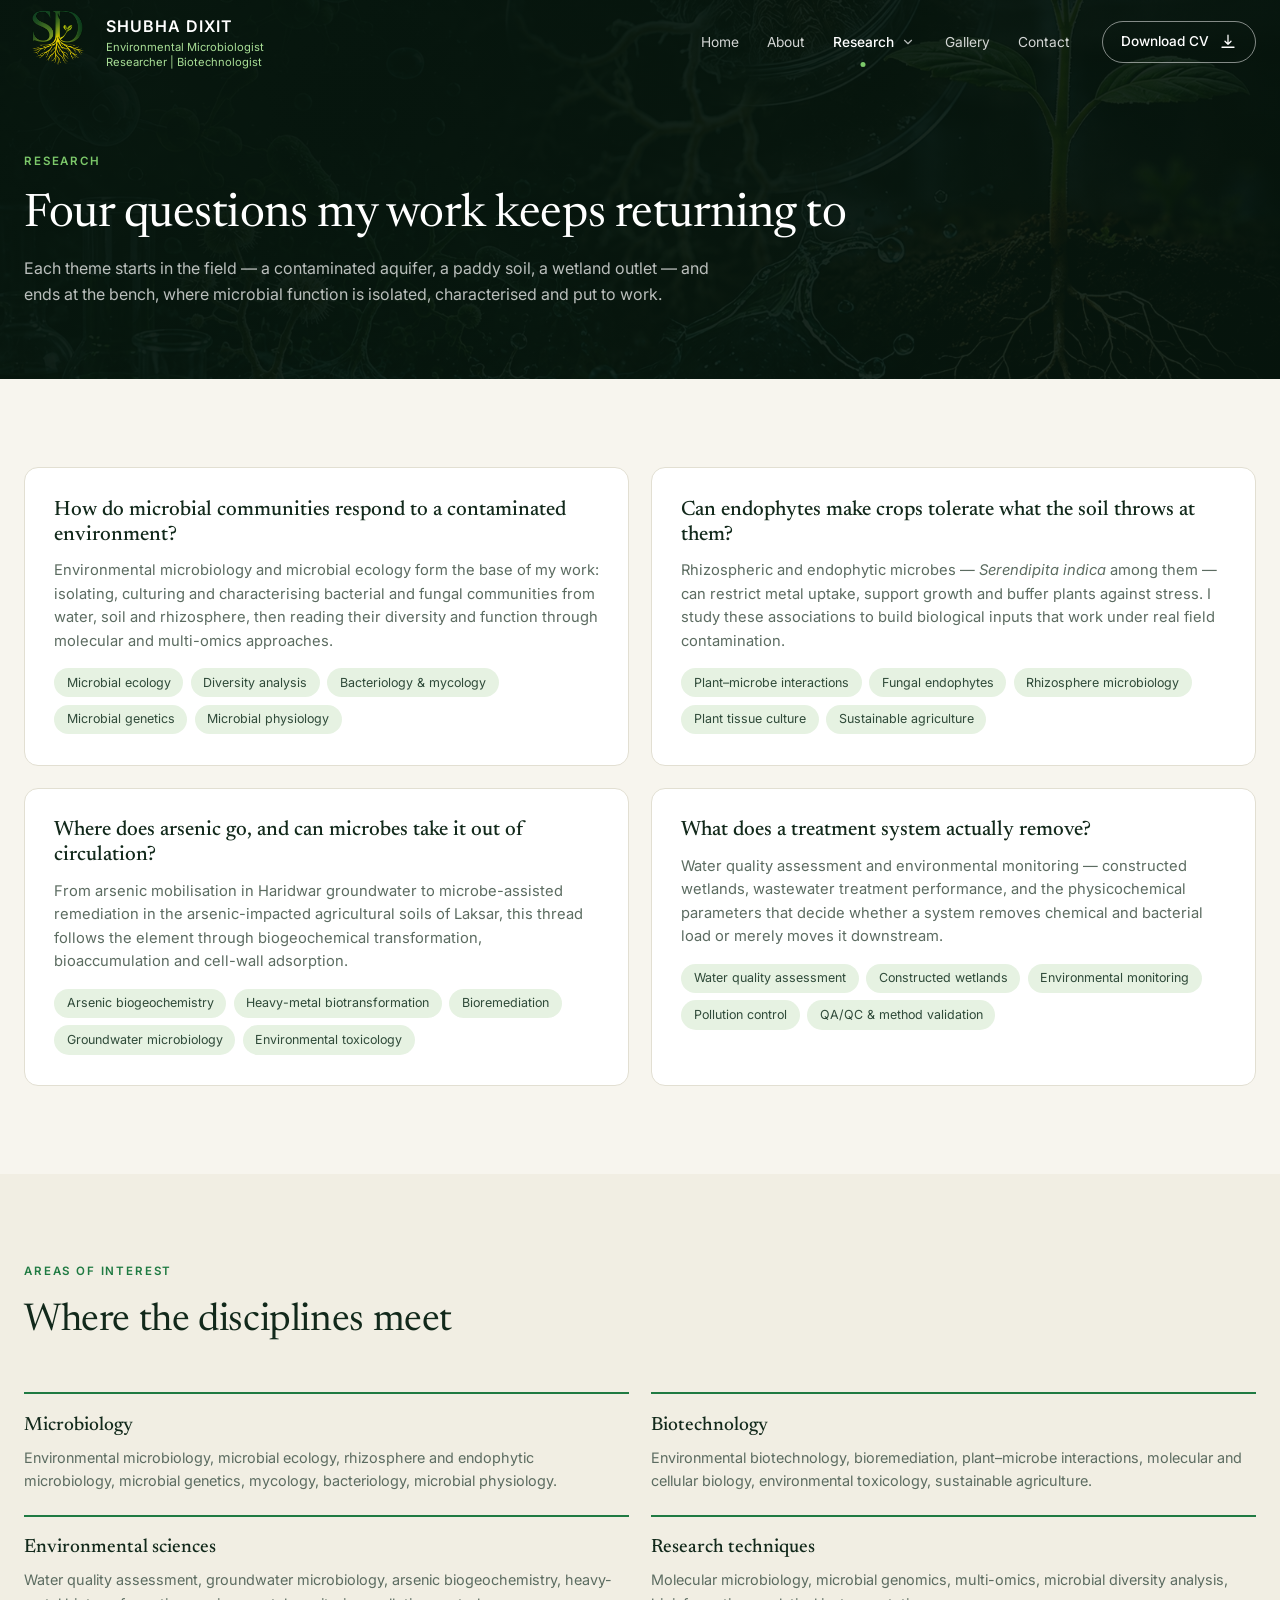
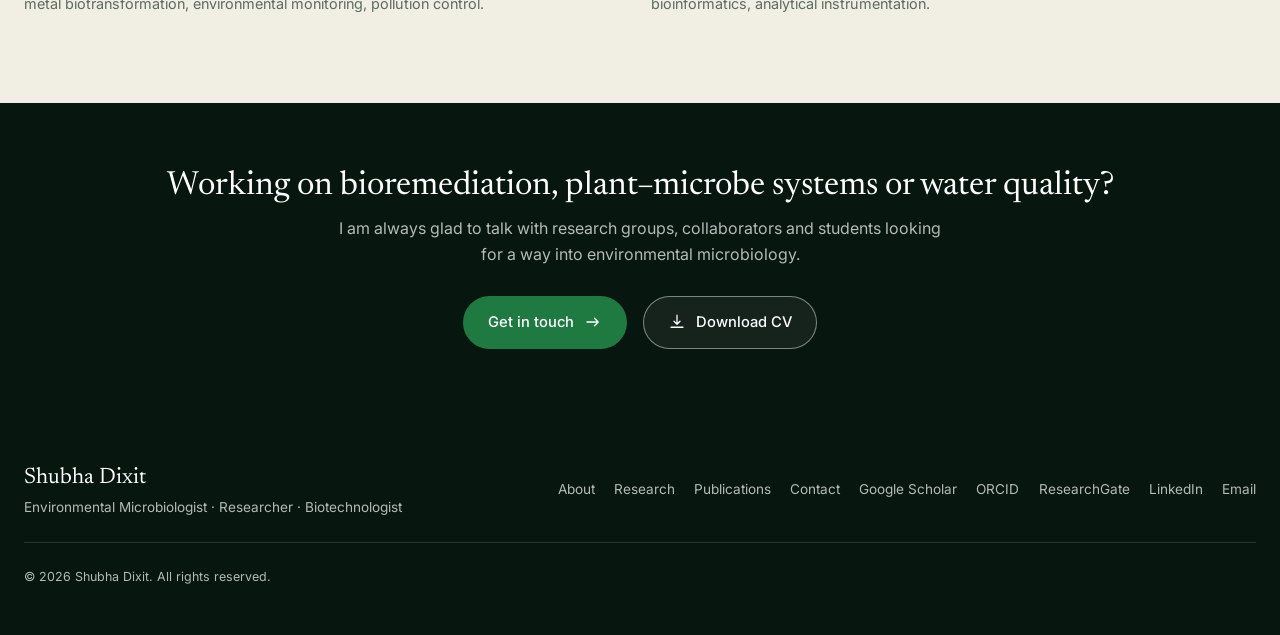
<file: research.html>
<!DOCTYPE html>
<html lang="en">
<head>
<meta charset="utf-8">
<meta name="viewport" content="width=device-width, initial-scale=1">
<title>Research &mdash; Shubha Dixit</title>
<meta name="description" content="Research themes: microbial ecology, plant-microbe interactions, arsenic bioremediation and water quality assessment.">
<meta name="author" content="Shubha Dixit">
<meta property="og:type" content="website">
<meta property="og:title" content="Research &mdash; Shubha Dixit">
<meta property="og:description" content="Research themes: microbial ecology, plant-microbe interactions, arsenic bioremediation and water quality assessment.">
<meta property="og:image" content="assets/img/og-cover.jpg">
<link rel="icon" href="assets/img/favicon.png" type="image/png">
<link rel="preconnect" href="https://fonts.googleapis.com">
<link rel="preconnect" href="https://fonts.gstatic.com" crossorigin>
<link href="https://fonts.googleapis.com/css2?family=Newsreader:ital,opsz,wght@0,6..72,300;0,6..72,400;0,6..72,500;1,6..72,300&family=Inter:wght@300;400;500;600;700&display=swap" rel="stylesheet">
<link rel="stylesheet" href="assets/css/style.css">
</head>

<body>
<a class="skip-link" href="#main">Skip to content</a>

<header class="site-header" id="siteHeader">
  <div class="shell nav-shell">

    <a class="brand" href="index.html">
      <span class="brand-mark">
        <img src="assets/img/logo.png" alt="">
      </span>
      <span class="brand-text">
        <strong>SHUBHA DIXIT</strong>
        <em>Environmental Microbiologist</em>
        <em>Researcher | Biotechnologist</em>
      </span>
    </a>

    <nav class="nav" id="primaryNav" aria-label="Main">
      <ul>
        <li><a href="index.html">Home</a></li>
        <li><a href="about.html">About</a></li>
        <li class="has-sub">
          <a href="research.html" class="is-current" aria-current="page">Research</a>
          <button class="sub-toggle" type="button" aria-expanded="false" aria-label="Show research pages">
            <svg viewBox="0 0 24 24" aria-hidden="true"><path d="m6 9 6 6 6-6"/></svg>
          </button>
          <ul class="subnav">
            <li><a href="research.html" class="is-current" aria-current="page">Research overview</a></li>
            <li><a href="projects.html">Projects</a></li>
            <li><a href="publications.html">Publications</a></li>
            <li><a href="experience.html">Experience</a></li>
            <li><a href="conferences.html">Conferences</a></li>
          </ul>
        </li>
        <li><a href="gallery.html">Gallery</a></li>
        <li><a href="contact.html">Contact</a></li>
      </ul>
    </nav>

    <a class="btn btn-outline btn-cv" href="assets/cv/Shubha_Dixit_CV.pdf" download>
      Download CV
      <svg class="ico" viewBox="0 0 24 24" aria-hidden="true"><path d="M12 3v12m0 0 4-4m-4 4-4-4M4 19h16"/></svg>
    </a>

    <button class="nav-toggle" id="navToggle" aria-label="Open menu" aria-expanded="false" aria-controls="primaryNav">
      <span></span><span></span><span></span>
    </button>

  </div>
</header>

<main id="main">

<section class="page-head">
  <div class="shell">
    <p class="eyebrow">Research</p>
    <h1 class="page-title">Four questions my work keeps returning to</h1>
    <p class="page-lead">Each theme starts in the field &mdash; a contaminated aquifer, a paddy soil, a wetland outlet &mdash; and ends at the bench, where microbial function is isolated, characterised and put to work.</p>
    
  </div>
</section>

<section class="section">
  <div class="shell">
    <div class="theme-list">

      <article class="theme reveal">
        <h3>How do microbial communities respond to a contaminated environment?</h3>
        <p>
          Environmental microbiology and microbial ecology form the base of my work:
          isolating, culturing and characterising bacterial and fungal communities from
          water, soil and rhizosphere, then reading their diversity and function through
          molecular and multi-omics approaches.
        </p>
        <ul class="chip-list">
          <li>Microbial ecology</li><li>Diversity analysis</li><li>Bacteriology &amp; mycology</li><li>Microbial genetics</li><li>Microbial physiology</li>
        </ul>
      </article>

      <article class="theme reveal">
        <h3>Can endophytes make crops tolerate what the soil throws at them?</h3>
        <p>
          Rhizospheric and endophytic microbes &mdash; <em>Serendipita indica</em> among
          them &mdash; can restrict metal uptake, support growth and buffer plants against
          stress. I study these associations to build biological inputs that work under
          real field contamination.
        </p>
        <ul class="chip-list">
          <li>Plant&ndash;microbe interactions</li><li>Fungal endophytes</li><li>Rhizosphere microbiology</li><li>Plant tissue culture</li><li>Sustainable agriculture</li>
        </ul>
      </article>

      <article class="theme reveal">
        <h3>Where does arsenic go, and can microbes take it out of circulation?</h3>
        <p>
          From arsenic mobilisation in Haridwar groundwater to microbe-assisted
          remediation in the arsenic-impacted agricultural soils of Laksar, this thread
          follows the element through biogeochemical transformation, bioaccumulation and
          cell-wall adsorption.
        </p>
        <ul class="chip-list">
          <li>Arsenic biogeochemistry</li><li>Heavy-metal biotransformation</li><li>Bioremediation</li><li>Groundwater microbiology</li><li>Environmental toxicology</li>
        </ul>
      </article>

      <article class="theme reveal">
        <h3>What does a treatment system actually remove?</h3>
        <p>
          Water quality assessment and environmental monitoring &mdash; constructed
          wetlands, wastewater treatment performance, and the physicochemical parameters
          that decide whether a system removes chemical and bacterial load or merely moves
          it downstream.
        </p>
        <ul class="chip-list">
          <li>Water quality assessment</li><li>Constructed wetlands</li><li>Environmental monitoring</li><li>Pollution control</li><li>QA/QC &amp; method validation</li>
        </ul>
      </article>

    </div>
  </div>
</section>

<section class="section section-tint">
  <div class="shell">
    <header class="section-head reveal">
      <p class="eyebrow eyebrow-dark">Areas of interest</p>
      <h2 class="section-title">Where the disciplines meet</h2>
    </header>

    <div class="interest-grid">
      <div class="interest reveal">
        <h3>Microbiology</h3>
        <p>Environmental microbiology, microbial ecology, rhizosphere and endophytic microbiology, microbial genetics, mycology, bacteriology, microbial physiology.</p>
      </div>
      <div class="interest reveal">
        <h3>Biotechnology</h3>
        <p>Environmental biotechnology, bioremediation, plant&ndash;microbe interactions, molecular and cellular biology, environmental toxicology, sustainable agriculture.</p>
      </div>
      <div class="interest reveal">
        <h3>Environmental sciences</h3>
        <p>Water quality assessment, groundwater microbiology, arsenic biogeochemistry, heavy-metal biotransformation, environmental monitoring, pollution control.</p>
      </div>
      <div class="interest reveal">
        <h3>Research techniques</h3>
        <p>Molecular microbiology, microbial genomics, multi-omics, microbial diversity analysis, bioinformatics, analytical instrumentation.</p>
      </div>
    </div>
  </div>
</section>

<section class="cta">
  <div class="shell">
    <h2>Working on bioremediation, plant&ndash;microbe systems or water quality?</h2>
    <p>I am always glad to talk with research groups, collaborators and students looking for a way into environmental microbiology.</p>
    <div class="cta-actions">
      <a class="btn btn-solid" href="contact.html">Get in touch <svg class="ico" viewBox="0 0 24 24" aria-hidden="true"><path d="M4 12h15m0 0-5-5m5 5-5 5"/></svg></a>
      <a class="btn btn-ghost" href="assets/cv/Shubha_Dixit_CV.pdf" download><svg class="ico" viewBox="0 0 24 24" aria-hidden="true"><path d="M12 3v12m0 0 4-4m-4 4-4-4M4 19h16"/></svg> Download CV</a>
    </div>
  </div>
</section>

</main>

<footer class="site-footer">
  <div class="shell footer-grid">
    <div>
      <p class="footer-name">Shubha Dixit</p>
      <p class="footer-role">Environmental Microbiologist &middot; Researcher &middot; Biotechnologist</p>
    </div>
    <ul class="footer-links">
      <li><a href="about.html">About</a></li>
      <li><a href="research.html">Research</a></li>
      <li><a href="publications.html">Publications</a></li>
      <li><a href="contact.html">Contact</a></li>
      <li><a href="https://scholar.google.com/citations?user=-epYhrEAAAAJ&amp;hl=en" target="_blank" rel="noopener">Google Scholar</a></li>
      <li><a href="https://orcid.org/0009-0008-8177-6797" target="_blank" rel="noopener">ORCID</a></li>
      <li><a href="https://www.researchgate.net/profile/Shubha-Dixit-2" target="_blank" rel="noopener">ResearchGate</a></li>
      <li><a href="https://www.linkedin.com/in/shubha-dixit-377602171" target="_blank" rel="noopener">LinkedIn</a></li>
      <li><a href="mailto:shubha.dixit.9@gmail.com">Email</a></li>
    </ul>
    <p class="footer-copy">&copy; <span id="year">2026</span> Shubha Dixit. All rights reserved.</p>
  </div>
</footer>

<script src="assets/js/main.js"></script>
</body>
</html>
</file>
<file: assets/css/style.css>
/* ============================================================
   Shubha Dixit — personal research site
   Palette, type and layout tokens
   ============================================================ */

:root{
  /* colour */
  --ink:        #07160E;   /* deepest forest, hero base            */
  --ink-2:      #0E2418;   /* raised dark surfaces                 */
  --leaf:       #7CC96A;   /* bright accent — highlights, eyebrows */
  --leaf-soft:  #A8DE96;
  --leaf-deep:  #1F7A42;   /* solid buttons                        */
  --leaf-tint:  #E6F2E2;   /* icon wells, chips                    */
  --cream:      #F7F5EE;   /* page background                      */
  --cream-2:    #F1EEE3;   /* tinted sections                      */
  --card:       #FFFFFF;
  --text:       #16231C;
  --muted:      #5C6C61;
  --line:       #E2DFD2;
  --line-dark:  rgba(255,255,255,.14);

  /* type */
  --display: "Newsreader", Georgia, "Times New Roman", serif;
  --body:    "Inter", system-ui, -apple-system, "Segoe UI", sans-serif;

  /* metrics */
  --shell: 1320px;
  --radius: 14px;
  --radius-lg: 20px;
  --shadow: 0 18px 40px rgba(11,40,24,.10);
  --shadow-soft: 0 8px 24px rgba(11,40,24,.07);
  --header-h: 84px;
}

/* ── reset ─────────────────────────────────────────────── */
*,*::before,*::after{ box-sizing:border-box; }
html{ scroll-behavior:smooth; scroll-padding-top: calc(var(--header-h) + 12px); }
body{
  margin:0;
  background:var(--cream);
  color:var(--text);
  font-family:var(--body);
  font-size:16px;
  line-height:1.6;
  -webkit-font-smoothing:antialiased;
}
img{ max-width:100%; display:block; }
a{ color:inherit; text-decoration:none; }
h1,h2,h3,h4{ margin:0 0 .5em; line-height:1.2; font-weight:500; }
p{ margin:0 0 1em; }
ul,ol{ margin:0; padding:0; list-style:none; }

.shell{ width:min(100% - 48px, var(--shell)); margin-inline:auto; }

.skip-link{
  position:absolute; left:-9999px; top:0; z-index:200;
  background:var(--leaf-deep); color:#fff; padding:10px 16px; border-radius:0 0 8px 0;
}
.skip-link:focus{ left:0; }

:focus-visible{ outline:2px solid var(--leaf); outline-offset:3px; border-radius:4px; }

/* ── shared bits ───────────────────────────────────────── */
.ico{ width:18px; height:18px; fill:none; stroke:currentColor; stroke-width:1.7;
      stroke-linecap:round; stroke-linejoin:round; flex:none; }

.eyebrow{
  font-size:.72rem; font-weight:600; letter-spacing:.16em; text-transform:uppercase;
  color:var(--leaf); margin-bottom:1.1rem;
}
.eyebrow span{ opacity:.6; margin:0 .35em; }
.eyebrow-dark{ color:var(--leaf-deep); }

.btn{
  display:inline-flex; align-items:center; gap:.6rem;
  font-family:var(--body); font-size:.92rem; font-weight:500;
  padding:.85rem 1.5rem; border-radius:999px; border:1px solid transparent;
  cursor:pointer; transition:transform .2s ease, background .2s ease, color .2s ease, border-color .2s ease;
}
.btn:hover{ transform:translateY(-2px); }
.btn-solid{ background:var(--leaf-deep); color:#fff; }
.btn-solid:hover{ background:#1a6a39; }
.btn-ghost{ background:rgba(255,255,255,.06); color:#fff; border-color:rgba(255,255,255,.45); }
.btn-ghost:hover{ background:rgba(255,255,255,.14); }
.btn-outline{ border-color:rgba(255,255,255,.5); color:#fff; padding:.6rem 1.15rem; font-size:.85rem; }
.btn-outline:hover{ background:rgba(255,255,255,.12); }
.btn-line{ border-color:var(--line); color:var(--text); padding:.6rem 1.15rem; font-size:.85rem; background:#fff; }
.btn-line:hover{ border-color:var(--leaf-deep); color:var(--leaf-deep); }
.btn-wide{ width:100%; justify-content:center; margin-top:1.1rem; }

.tag{
  display:inline-block; font-size:.72rem; font-weight:500; color:var(--muted);
  background:var(--cream-2); border:1px solid var(--line);
  padding:.25rem .7rem; border-radius:6px;
}

.chip-list{ display:flex; flex-wrap:wrap; gap:.45rem; }
.chip-list li{
  font-size:.78rem; color:#2f4a39; background:var(--leaf-tint);
  border-radius:999px; padding:.3rem .8rem;
}

.doi{
  display:inline-flex; align-items:center; gap:.35rem;
  font-size:.8rem; color:var(--leaf-deep); word-break:break-all;
}
.doi:hover{ text-decoration:underline; }
.doi .ico{ width:14px; height:14px; }

/* ============================================================
   HEADER
   ============================================================ */
.site-header{
  position:fixed; inset:0 0 auto 0; z-index:100;
  height:var(--header-h);
  display:flex; align-items:center;
  transition:background .3s ease, box-shadow .3s ease, height .3s ease;
}
.site-header.is-stuck{
  background:rgba(7,22,14,.92);
  backdrop-filter:blur(10px);
  box-shadow:0 1px 0 rgba(255,255,255,.08);
  height:70px;
}
.nav-shell{ display:flex; align-items:center; gap:2rem; }

.brand{ display:flex; align-items:center; gap:.9rem; margin-right:auto; }
.brand-mark{
  width:68px; height:68px; flex:none;
  transition:width .3s ease, height .3s ease;
}
.site-header.is-stuck .brand-mark{ width:56px; height:56px; }
.brand-mark img,
.brand-mark svg{ width:100%; height:100%; object-fit:contain; }
.brand-letter{ font-family:var(--display); font-size:34px; fill:#fff; }
.brand-letter-d{ fill:var(--leaf); }
.brand-root{ fill:none; stroke:var(--leaf); stroke-width:1.1; stroke-linecap:round; opacity:.85; }
.brand-text strong{
  display:block; color:#fff; font-family:var(--body); font-weight:600;
  font-size:1rem; letter-spacing:.06em;
}
.brand-text em{
  display:block; font-style:normal; font-size:.7rem; color:var(--leaf-soft); line-height:1.35;
}

.nav > ul{ display:flex; align-items:center; gap:1.75rem; }
.nav a{
  font-size:.86rem; color:rgba(255,255,255,.82); padding:.4rem 0;
  position:relative; transition:color .2s ease;
}
.nav a:hover{ color:#fff; }
.nav a.is-current{ color:#fff; font-weight:500; }
.nav a.is-current::after{
  content:""; position:absolute; left:50%; bottom:-8px; transform:translateX(-50%);
  width:5px; height:5px; border-radius:50%; background:var(--leaf);
}

/* dropdown */
.has-sub{ position:relative; display:flex; align-items:center; gap:.3rem; }
.sub-toggle{
  display:inline-flex; align-items:center; justify-content:center;
  background:none; border:0; padding:2px; cursor:pointer;
  color:rgba(255,255,255,.7);
}
.sub-toggle:hover{ color:#fff; }
.sub-toggle svg{
  width:14px; height:14px; fill:none; stroke:currentColor; stroke-width:2;
  stroke-linecap:round; stroke-linejoin:round; transition:transform .25s ease;
}
.has-sub:hover .sub-toggle svg,
.has-sub.is-open .sub-toggle svg{ transform:rotate(180deg); }

.subnav{
  position:absolute; top:100%; left:-1rem; z-index:20;
  min-width:236px; margin-top:16px; padding:.55rem;
  display:flex; flex-direction:column; gap:.1rem;
  background:rgba(7,22,14,.97); backdrop-filter:blur(12px);
  border:1px solid rgba(255,255,255,.12); border-radius:14px;
  box-shadow:0 22px 44px rgba(0,0,0,.38);
  opacity:0; visibility:hidden; transform:translateY(-6px);
  transition:opacity .22s ease, transform .22s ease, visibility .22s;
}
/* invisible bridge so the menu survives the gap on the way down */
.subnav::before{ content:""; position:absolute; left:0; right:0; top:-16px; height:16px; }
.subnav a{
  display:block; padding:.55rem .85rem; border-radius:9px;
  font-size:.85rem; color:rgba(255,255,255,.78); white-space:nowrap;
  transition:background .2s ease, color .2s ease;
}
.subnav a:hover{ background:rgba(255,255,255,.09); color:#fff; }
.subnav a.is-current{ color:var(--leaf); font-weight:500; }
.subnav a.is-current::after{ display:none; }

@media (hover:hover) and (min-width:981px){
  .has-sub:hover .subnav,
  .has-sub:focus-within .subnav{ opacity:1; visibility:visible; transform:none; }
}
.has-sub.is-open .subnav{ opacity:1; visibility:visible; transform:none; }

.nav-toggle{ display:none; background:none; border:0; padding:8px; cursor:pointer; }
.nav-toggle span{ display:block; width:24px; height:2px; background:#fff; margin:5px 0; border-radius:2px;
  transition:transform .25s ease, opacity .25s ease; }
.nav-toggle[aria-expanded="true"] span:nth-child(1){ transform:translateY(7px) rotate(45deg); }
.nav-toggle[aria-expanded="true"] span:nth-child(2){ opacity:0; }
.nav-toggle[aria-expanded="true"] span:nth-child(3){ transform:translateY(-7px) rotate(-45deg); }

/* ============================================================
   HERO
   ============================================================ */
.hero{
  position:relative; overflow:hidden;
  padding:calc(var(--header-h) + 56px) 0 190px;
  background:var(--ink);
  isolation:isolate;
}
.hero-bg{
  position:absolute; inset:0; z-index:-2;
  background:url("../img/hero-bg.jpg") center/cover no-repeat, var(--ink);
  opacity:.55;
}
.hero-veil{
  position:absolute; inset:0; z-index:-1;
  background:
    radial-gradient(120% 90% at 12% 30%, rgba(7,22,14,.94) 0%, rgba(7,22,14,.72) 45%, rgba(7,22,14,.35) 75%),
    linear-gradient(to bottom, rgba(7,22,14,.55), rgba(7,22,14,.9));
}
.hero-shell{
  display:grid; grid-template-columns:minmax(0,1fr) minmax(0,1.05fr);
  gap:2rem; align-items:center;
}

.hero-title{
  font-family:var(--display); font-weight:400; color:#fff;
  font-size:clamp(2.3rem, 4.2vw, 3.7rem); line-height:1.14;
  letter-spacing:-.01em; margin-bottom:1.4rem;
}
.hero-title em{ font-style:normal; color:var(--leaf); }

.hero-lead{
  color:rgba(255,255,255,.8); max-width:34rem; font-size:1rem; line-height:1.75;
  margin-bottom:2rem;
}
.hero-actions{ display:flex; flex-wrap:wrap; gap:1rem; margin-bottom:2.2rem; }

.hero-links{ display:flex; flex-wrap:wrap; gap:1.6rem; }
.hero-links a{
  display:inline-flex; align-items:center; gap:.5rem;
  font-size:.83rem; color:rgba(255,255,255,.72); transition:color .2s ease;
}
.hero-links a:hover{ color:var(--leaf); }

/* hero figure — one complete artwork supplied by you */
.hero-figure{ position:relative; }
.hero-arc{
  position:absolute; left:4%; top:0; width:72%; aspect-ratio:1;
  border:1px solid rgba(168,222,150,.35); border-radius:50%;
  pointer-events:none;
}
.hero-figure{ align-self:end; margin-bottom:-46px; }
.hero-image{
  position:relative; display:block; width:100%;
  max-height:min(740px, 80vh);
  object-fit:contain; object-position:bottom center;
  -webkit-mask-image:linear-gradient(to bottom, #000 93%, transparent 100%);
          mask-image:linear-gradient(to bottom, #000 93%, transparent 100%);
}

/* ============================================================
   FOCUS CARDS
   ============================================================ */
.focus{ position:relative; z-index:5; margin-top:-130px; }
.focus-grid{
  display:grid; grid-template-columns:repeat(4,1fr); gap:1.25rem;
  background:var(--card); border-radius:var(--radius-lg);
  padding:1.5rem; box-shadow:var(--shadow);
}
.focus-card{
  position:relative; overflow:hidden;
  background:linear-gradient(135deg,#FBFBF7 0%, #F2F6EF 100%);
  border:1px solid var(--line); border-radius:var(--radius);
  padding:1.4rem 1.3rem; min-height:190px;
  transition:transform .25s ease, box-shadow .25s ease;
}
.focus-card:hover{ transform:translateY(-4px); box-shadow:var(--shadow-soft); }
.focus-icon{
  display:grid; place-items:center; width:42px; height:42px; border-radius:50%;
  background:var(--leaf-tint); margin-bottom:.9rem;
}
.focus-icon svg{ width:22px; height:22px; fill:none; stroke:var(--leaf-deep); stroke-width:1.5;
  stroke-linecap:round; stroke-linejoin:round; }
.focus-card h3{ font-family:var(--display); font-size:1.18rem; color:#12291B; position:relative; z-index:2; }
.focus-card p{ font-size:.85rem; color:var(--muted); margin:0; max-width:19ch; position:relative; z-index:2; }
.focus-art{
  position:absolute; right:-6px; bottom:-8px; z-index:1;
  width:38%; max-width:112px; height:auto;
  opacity:.55; pointer-events:none;
  transition:opacity .25s ease, transform .25s ease;
}
.focus-card:hover .focus-art{ opacity:.72; transform:translateY(-3px); }

/* ============================================================
   BAND — about / highlights / achievements
   ============================================================ */
.band{ padding:5rem 0 4.5rem; }
.band-grid{
  display:grid; grid-template-columns:1fr 1.05fr 1.05fr; gap:2.75rem;
}
.band-col-mid{
  border-inline:1px solid var(--line);
  padding-inline:2.75rem;
  margin-inline:-.75rem;
}

.rule-heading{
  display:flex; align-items:center; gap:.6rem;
  font-family:var(--body); font-size:.82rem; font-weight:600;
  letter-spacing:.13em; text-transform:uppercase; color:#25382C;
  margin-bottom:1.5rem;
}
.rule-heading::after{
  content:""; flex:1; height:1px; background:var(--line);
}
.rule-heading-split{ justify-content:space-between; margin-top:2.5rem; }
.rule-heading-split::after{ display:none; }
.rule-heading-split > span{ display:flex; align-items:center; gap:.6rem; }
.rule-ico{ width:20px; height:20px; fill:none; stroke:var(--leaf-deep); stroke-width:1.4;
  stroke-linecap:round; stroke-linejoin:round; }

.chip-link{
  font-size:.75rem; font-weight:500; text-transform:none; letter-spacing:0;
  border:1px solid var(--line); border-radius:999px; padding:.3rem .9rem; background:#fff;
}
.chip-link:hover{ border-color:var(--leaf-deep); color:var(--leaf-deep); }

/* about */
.about-inner{ display:grid; grid-template-columns:200px 1fr; gap:1.4rem; }
.about-photo{ margin:0; }
.about-photo img{
  width:100%; aspect-ratio:3/4; object-fit:cover;
  border-radius:var(--radius); box-shadow:var(--shadow-soft);
}
.about-text p{ font-size:.9rem; color:var(--muted); }
.about-text .btn-line{ margin-top:.4rem; }

/* highlight tiles */
.tile-grid{ display:grid; grid-template-columns:1fr 1fr; gap:.9rem; }
.tile{
  position:relative; display:block; border-radius:var(--radius); overflow:hidden;
  aspect-ratio:16/11; background:var(--ink-2);
}
.tile img{ width:100%; height:100%; object-fit:cover; transition:transform .45s ease; }
.tile:hover img{ transform:scale(1.06); }
.tile span{
  position:absolute; left:0; right:0; bottom:0; padding:.7rem .85rem;
  color:#fff; font-size:.82rem; font-weight:500;
  background:linear-gradient(to top, rgba(6,20,12,.85), rgba(6,20,12,0));
}

/* achievements */
.badge-row{ display:grid; grid-template-columns:repeat(4,1fr); gap:.75rem; text-align:center; }
.badge-row li{ display:flex; flex-direction:column; align-items:center; gap:.3rem; }
.badge-ico{ width:30px; height:30px; fill:none; stroke:#B8892F; stroke-width:1.4;
  stroke-linecap:round; stroke-linejoin:round; }
.badge-row strong{ font-size:.78rem; font-weight:600; }
.badge-row span{ font-size:.72rem; color:var(--muted); }

/* latest publications carousel */
.pub-carousel{ position:relative; }
.pub-track{ position:relative; min-height:200px; }
.pub-slide{
  display:none; grid-template-columns:96px 1fr; gap:1rem;
}
.pub-slide.is-active{ display:grid; animation:fadeIn .45s ease both; }
@keyframes fadeIn{ from{ opacity:0; transform:translateY(8px);} to{ opacity:1; transform:none;} }
.pub-thumb{
  width:96px; aspect-ratio:3/4; object-fit:cover;
  border:1px solid var(--line); border-radius:8px; background:#fff;
}
.pub-meta h3{ font-size:.95rem; font-weight:600; line-height:1.4; margin-bottom:.35rem; }
.pub-source{ font-size:.82rem; color:var(--muted); margin-bottom:.5rem; }
.pub-meta .tag{ margin-bottom:.6rem; }
.pub-dots{ display:flex; gap:.4rem; justify-content:center; margin-top:1.2rem; }
.pub-dots button{
  width:8px; height:8px; padding:0; border:0; border-radius:50%;
  background:var(--line); cursor:pointer; transition:background .2s ease, width .2s ease;
}
.pub-dots button.is-active{ background:var(--leaf-deep); width:20px; border-radius:4px; }

/* ============================================================
   GENERIC SECTIONS
   ============================================================ */
.section{ padding:5.5rem 0; }
.section-tint{ background:var(--cream-2); }
.section-dark{ background:var(--ink); color:rgba(255,255,255,.82); }
.section-dark .section-title{ color:#fff; }
.section-dark .section-lead{ color:rgba(255,255,255,.7); }

.section-head{ max-width:52rem; margin-bottom:3rem; }
.section-title{
  font-family:var(--display); font-weight:400;
  font-size:clamp(1.8rem, 3vw, 2.6rem); letter-spacing:-.01em; color:#12291B;
}
.section-lead{ color:var(--muted); font-size:1rem; max-width:46rem; }

/* ── inner-page masthead ───────────────────────────────── */
.page-head{
  position:relative; overflow:hidden; background:var(--ink);
  padding:calc(var(--header-h) + 68px) 0 4.5rem;
}
.page-head::before{
  content:""; position:absolute; inset:0;
  background:url("../img/hero-bg.jpg") center/cover no-repeat;
  opacity:.22;
}
.page-head::after{
  content:""; position:absolute; inset:0;
  background:radial-gradient(90% 120% at 10% 20%, rgba(7,22,14,.9), rgba(7,22,14,.6));
}
.page-head .shell{ position:relative; z-index:2; }
.page-title{
  font-family:var(--display); font-weight:400; color:#fff;
  font-size:clamp(2.1rem, 3.6vw, 3.1rem); letter-spacing:-.01em; margin-bottom:.8rem;
}
.page-lead{ color:rgba(255,255,255,.72); max-width:44rem; font-size:1rem; margin:0; }
.page-stats{ display:flex; flex-wrap:wrap; gap:2.5rem; margin-top:2.2rem; }
.page-stats div{ color:rgba(255,255,255,.6); font-size:.78rem; letter-spacing:.08em; text-transform:uppercase; }
.page-stats strong{
  display:block; font-family:var(--display); font-size:1.9rem; font-weight:400;
  color:var(--leaf); letter-spacing:0; text-transform:none; line-height:1.1;
}

/* ── closing call to action ────────────────────────────── */
.cta{ background:var(--ink); padding:4rem 0; text-align:center; }
.cta h2{
  font-family:var(--display); font-weight:400; color:#fff;
  font-size:clamp(1.6rem, 2.6vw, 2.2rem); margin-bottom:.6rem;
}
.cta p{ color:rgba(255,255,255,.7); max-width:38rem; margin:0 auto 1.8rem; }
.cta-actions{ display:flex; flex-wrap:wrap; gap:1rem; justify-content:center; }

/* research themes */
.theme-list{ display:grid; grid-template-columns:1fr 1fr; gap:1.4rem; }
.theme{
  background:var(--card); border:1px solid var(--line); border-radius:var(--radius);
  padding:1.9rem 1.8rem;
}
.theme h3{ font-family:var(--display); font-size:1.3rem; color:#12291B; }
.theme p{ font-size:.92rem; color:var(--muted); }

/* projects */
.project-grid{ display:grid; grid-template-columns:1fr 1fr; gap:1.6rem; }
.project-card{
  background:var(--card); border:1px solid var(--line); border-radius:var(--radius-lg);
  overflow:hidden; display:flex; flex-direction:column;
  transition:transform .25s ease, box-shadow .25s ease;
}
.project-card:hover{ transform:translateY(-4px); box-shadow:var(--shadow); }
.project-card > img{ width:100%; aspect-ratio:16/9; object-fit:cover; }
.project-body{ padding:1.6rem 1.7rem 1.8rem; }
.project-tag{
  font-size:.74rem; letter-spacing:.06em; text-transform:uppercase;
  color:var(--leaf-deep); font-weight:600; margin-bottom:.6rem;
}
.project-card h3{ font-family:var(--display); font-size:1.25rem; color:#12291B; }
.project-card p:last-child{ font-size:.9rem; color:var(--muted); margin:0; }

/* publication list */
.pub-list{ display:grid; gap:1rem; counter-reset:pub; }
.pub-row{
  display:grid; grid-template-columns:96px 1fr; gap:1.5rem; align-items:start;
  background:var(--card); border:1px solid var(--line); border-radius:var(--radius);
  padding:1.5rem 1.7rem;
}
.pub-year{
  font-family:var(--display); font-size:1.5rem; color:var(--leaf-deep); line-height:1;
}
.pub-row h3{ font-size:1.02rem; font-weight:600; line-height:1.45; }
.pub-authors{ font-size:.88rem; color:var(--text); margin-bottom:.2rem; }
.pub-row .pub-source{ margin-bottom:.4rem; }

/* experience */
.exp-grid{ display:grid; grid-template-columns:1fr 1fr; gap:3.5rem; }
.col-title{
  font-family:var(--body); font-size:.8rem; font-weight:600; letter-spacing:.13em;
  text-transform:uppercase; color:#25382C; padding-bottom:.7rem;
  border-bottom:1px solid var(--line); margin-bottom:1.6rem;
}
.col-title-gap{ margin-top:3rem; }

.timeline{ position:relative; padding-left:1.7rem; display:grid; gap:1.8rem; }
.timeline::before{
  content:""; position:absolute; left:5px; top:6px; bottom:6px; width:1px; background:var(--line);
}
.timeline li{ position:relative; }
.timeline li::before{
  content:""; position:absolute; left:-1.7rem; top:7px;
  width:11px; height:11px; border-radius:50%;
  background:var(--cream); border:2px solid var(--leaf-deep);
}
.tl-date{ font-size:.76rem; letter-spacing:.05em; text-transform:uppercase; color:var(--leaf-deep); font-weight:600; }
.timeline h4{ font-family:var(--display); font-size:1.15rem; margin:.25rem 0 .35rem; }
.timeline p{ font-size:.9rem; color:var(--muted); margin:0; }

.skill-block{ margin-bottom:1.6rem; }
.skill-block h4{ font-size:.86rem; font-weight:600; margin-bottom:.6rem; }
.plain-list{ display:grid; gap:.6rem; }
.plain-list li{
  font-size:.9rem; color:var(--muted); padding-left:1.1rem; position:relative;
}
.plain-list li::before{
  content:""; position:absolute; left:0; top:.62em;
  width:6px; height:6px; border-radius:50%; background:var(--leaf);
}

/* conferences */
.conf-list{ display:grid; gap:0; }
.conf{
  display:grid; grid-template-columns:130px 1fr; gap:1.5rem;
  padding:1.5rem 0; border-top:1px solid var(--line);
}
.conf:last-child{ border-bottom:1px solid var(--line); }
.conf-when{ font-size:.8rem; letter-spacing:.05em; text-transform:uppercase; color:var(--leaf-deep); font-weight:600; padding-top:.2rem; }
.conf h3{ font-size:1.05rem; font-weight:500; color:var(--text); line-height:1.45; }
.conf p{ font-size:.88rem; color:var(--muted); margin:0 0 .4rem; }
.conf-flag{
  display:inline-block; margin-left:.5rem; vertical-align:middle;
  font-size:.68rem; letter-spacing:.08em; text-transform:uppercase;
  color:var(--leaf-deep); border:1px solid rgba(31,122,66,.35);
  border-radius:999px; padding:.15rem .6rem;
}
.section-dark .conf{ border-color:var(--line-dark); }
.section-dark .conf-when{ color:var(--leaf); }
.section-dark .conf h3{ color:#fff; }
.section-dark .conf p{ color:rgba(255,255,255,.65); }
.section-dark .doi{ color:var(--leaf); }

/* gallery */
.gallery-grid{ display:grid; grid-template-columns:repeat(4,1fr); gap:1rem; }
.gallery-grid figure{ margin:0; }
.gallery-grid img{
  width:100%; aspect-ratio:4/3; object-fit:cover;
  border-radius:var(--radius); box-shadow:var(--shadow-soft);
  transition:transform .35s ease;
}
.gallery-grid figure:hover img{ transform:translateY(-4px); }
.gallery-grid figcaption{ font-size:.8rem; color:var(--muted); margin-top:.5rem; }

/* contact */
.contact-grid{ display:grid; grid-template-columns:1fr 1fr; gap:4rem; align-items:start; }
.contact-list{ display:grid; gap:.9rem; margin-top:1.5rem; }
.contact-list li{ display:flex; align-items:center; gap:.7rem; font-size:.92rem; color:var(--muted); }
.contact-list .ico{ stroke:var(--leaf-deep); }
.contact-list a:hover{ color:var(--leaf-deep); }

.contact-form{
  background:var(--card); border:1px solid var(--line); border-radius:var(--radius-lg);
  padding:2rem; display:grid; gap:1rem;
}
.contact-form label{ display:grid; gap:.4rem; }
.contact-form span{ font-size:.8rem; font-weight:600; letter-spacing:.04em; }
.contact-form input,
.contact-form textarea{
  font-family:var(--body); font-size:.92rem; color:var(--text);
  border:1px solid var(--line); border-radius:10px; padding:.75rem .9rem;
  background:var(--cream); resize:vertical;
}
.contact-form input:focus,
.contact-form textarea:focus{ outline:2px solid var(--leaf); outline-offset:1px; }
.contact-form .btn{ justify-self:start; }
.form-note{ font-size:.75rem; color:var(--muted); margin:0; }
.form-note code{ background:var(--cream-2); padding:.1rem .35rem; border-radius:4px; }

/* footer */
.site-footer{ background:var(--ink); color:rgba(255,255,255,.7); padding:3rem 0; }
.footer-grid{ display:grid; grid-template-columns:1fr auto; gap:1.5rem 2rem; align-items:center; }
.footer-name{ font-family:var(--display); font-size:1.4rem; color:#fff; margin:0; }
.footer-role{ font-size:.85rem; margin:0; }
.footer-links{ display:flex; flex-wrap:wrap; gap:1.2rem; font-size:.85rem; }
.footer-links a:hover{ color:var(--leaf); }
.footer-copy{ grid-column:1/-1; font-size:.78rem; margin:0;
  border-top:1px solid var(--line-dark); padding-top:1.5rem; }

/* ── about page ────────────────────────────────────────── */
.split-grid{ display:grid; grid-template-columns:minmax(0,.8fr) minmax(0,1.2fr); gap:3.5rem; align-items:start; }
.portrait-card{ margin:0; }
.portrait-card img{
  width:100%; aspect-ratio:3/4; object-fit:cover;
  border-radius:var(--radius-lg); box-shadow:var(--shadow);
}

.table-wrap{ overflow-x:auto; border:1px solid var(--line); border-radius:var(--radius); background:var(--card); }
.data-table{ width:100%; border-collapse:collapse; min-width:640px; }
.data-table th,
.data-table td{ text-align:left; padding:1rem 1.2rem; border-bottom:1px solid var(--line); font-size:.9rem; }
.data-table th{
  font-size:.75rem; letter-spacing:.1em; text-transform:uppercase; color:var(--muted);
  background:var(--cream); font-weight:600;
}
.data-table tr:last-child td{ border-bottom:0; }

.award-grid{ display:grid; grid-template-columns:repeat(3,1fr); gap:1.4rem; }
.award{
  background:var(--card); border:1px solid var(--line); border-radius:var(--radius);
  padding:1.7rem 1.6rem;
}
.award .badge-ico{ margin-bottom:.9rem; }
.award h3{ font-family:var(--display); font-size:1.15rem; color:#12291B; }
.award p{ font-size:.88rem; color:var(--muted); margin:0; }

.chip-list-lg li{ font-size:.9rem; padding:.5rem 1.1rem; }

.interest-grid{ display:grid; grid-template-columns:repeat(2,1fr); gap:1.4rem; }
.interest{ border-top:2px solid var(--leaf-deep); padding-top:1.2rem; }
.interest h3{ font-family:var(--display); font-size:1.2rem; color:#12291B; }
.interest p{ font-size:.9rem; color:var(--muted); margin:0; }

.note{ margin-top:2rem; font-size:.9rem; color:var(--muted); }
.note a{ color:var(--leaf-deep); text-decoration:underline; }

/* ── scroll reveal ─────────────────────────────────────── */
.reveal{ opacity:0; transform:translateY(18px); transition:opacity .6s ease, transform .6s ease; }
.reveal.is-visible{ opacity:1; transform:none; }

/* ============================================================
   RESPONSIVE
   ============================================================ */
@media (max-width:1180px){
  .band-grid{ grid-template-columns:1fr 1fr; }
  .band-col-mid{ border-inline:0; padding-inline:0; margin-inline:0;
    border-top:1px solid var(--line); padding-top:2.5rem; grid-column:1/-1; order:3; }
  .focus-grid{ grid-template-columns:1fr 1fr; }
  .gallery-grid{ grid-template-columns:repeat(3,1fr); }
}

@media (max-width:980px){
  .nav{
    position:fixed; inset:var(--header-h) 0 auto 0;
    background:rgba(7,22,14,.97); backdrop-filter:blur(10px);
    padding:1.2rem 24px 1.6rem;
    display:none; border-top:1px solid rgba(255,255,255,.08);
  }
  .nav.is-open{ display:block; }
  .nav > ul{ flex-direction:column; align-items:stretch; gap:.2rem; }
  .nav a{ display:block; padding:.7rem 0; }
  .nav a.is-current::after{ display:none; }

  /* dropdown becomes an accordion */
  .has-sub{ flex-wrap:wrap; }
  .has-sub > a{ flex:1; }
  .sub-toggle{ padding:.7rem .4rem; }
  .sub-toggle svg{ width:18px; height:18px; }
  .subnav{
    position:static; width:100%; margin:0 0 .4rem; padding:.2rem 0 .2rem .9rem;
    min-width:0; background:none; backdrop-filter:none; border:0;
    border-left:1px solid rgba(255,255,255,.18); border-radius:0; box-shadow:none;
    opacity:1; visibility:visible; transform:none;
    display:none;
  }
  .subnav::before{ display:none; }
  .has-sub.is-open .subnav{ display:flex; }
  .subnav a{ padding:.55rem .6rem; }
  .nav-toggle{ display:block; order:3; }
  .btn-cv{ order:2; }

  .hero{ padding-bottom:150px; }
  .hero-shell{ grid-template-columns:1fr; }
  .hero-figure{ order:-1; align-self:auto; margin-bottom:0; }
  .hero-image{ max-height:48vh; object-position:bottom center; }
  .hero-arc{ left:14%; width:72%; }
  .page-head{ padding:calc(var(--header-h) + 44px) 0 3rem; }
  .page-stats{ gap:1.6rem; }

  .theme-list,
  .project-grid,
  .exp-grid,
  .split-grid,
  .interest-grid,
  .contact-grid{ grid-template-columns:1fr; gap:1.6rem; }
  .contact-grid,
  .split-grid{ gap:2.5rem; }
  .award-grid{ grid-template-columns:1fr 1fr; }
  .portrait-card img{ aspect-ratio:4/3; }
}

@media (max-width:720px){
  .shell{ width:calc(100% - 32px); }
  .section{ padding:3.5rem 0; }
  .band{ padding:3.5rem 0; }
  .focus{ margin-top:-90px; }
  .focus-grid{ grid-template-columns:1fr; padding:1rem; gap:1rem; }
  .focus-card{ min-height:0; }
  .focus-art{ width:30%; max-width:104px; right:2px; bottom:-4px; }
  .band-grid{ grid-template-columns:1fr; gap:2.5rem; }
  .about-inner{ grid-template-columns:1fr; }
  .about-photo img{ aspect-ratio:4/3; }
  .badge-row{ grid-template-columns:1fr 1fr; gap:1.2rem; }
  .pub-slide{ grid-template-columns:72px 1fr; }
  .pub-thumb{ width:72px; }
  .pub-row{ grid-template-columns:1fr; gap:.5rem; padding:1.2rem 1.2rem; }
  .pub-year{ font-size:1.15rem; }
  .conf{ grid-template-columns:1fr; gap:.4rem; }
  .gallery-grid{ grid-template-columns:1fr 1fr; }
  .award-grid{ grid-template-columns:1fr; }
  .footer-grid{ grid-template-columns:1fr; }
  .brand-mark{ width:56px; height:56px; }
  .site-header.is-stuck .brand-mark{ width:50px; height:50px; }
  .brand-text em:last-child{ display:none; }
}

/* very small phones: keep the header on one tidy line */
@media (max-width:560px){
  .brand-mark{ width:52px; height:52px; }
  .site-header.is-stuck .brand-mark{ width:46px; height:46px; }
  .brand{ gap:.6rem; }
  .brand-text strong{ font-size:.82rem; letter-spacing:.03em; white-space:nowrap; }
  .brand-text em{ font-size:.62rem; }
  .btn-cv{ font-size:0; gap:0; padding:.6rem; border-radius:50%; }
  .btn-cv .ico{ width:19px; height:19px; }
  .nav-shell{ gap:.75rem; }
}

@media (prefers-reduced-motion:reduce){
  html{ scroll-behavior:auto; }
  *,*::before,*::after{ animation-duration:.001ms !important; animation-iteration-count:1 !important;
    transition-duration:.001ms !important; }
  .reveal{ opacity:1; transform:none; }
}
</file>
